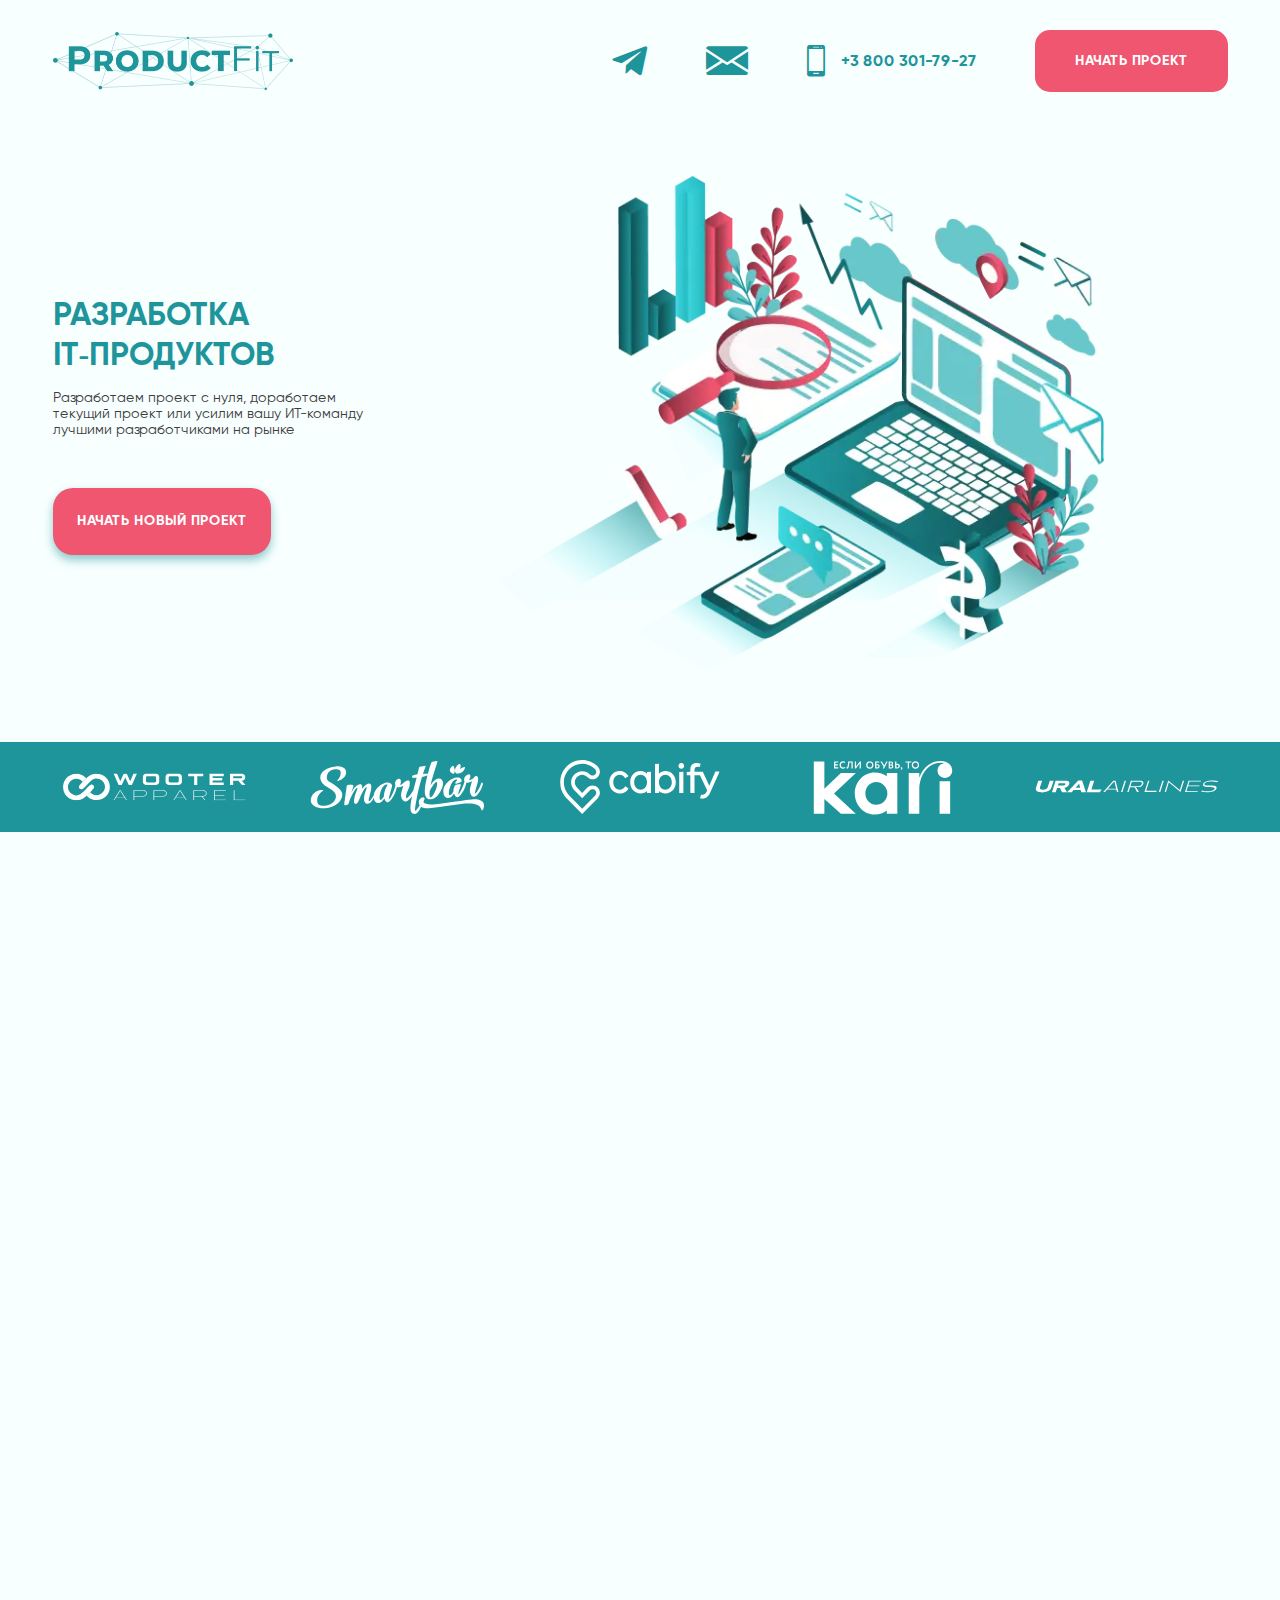
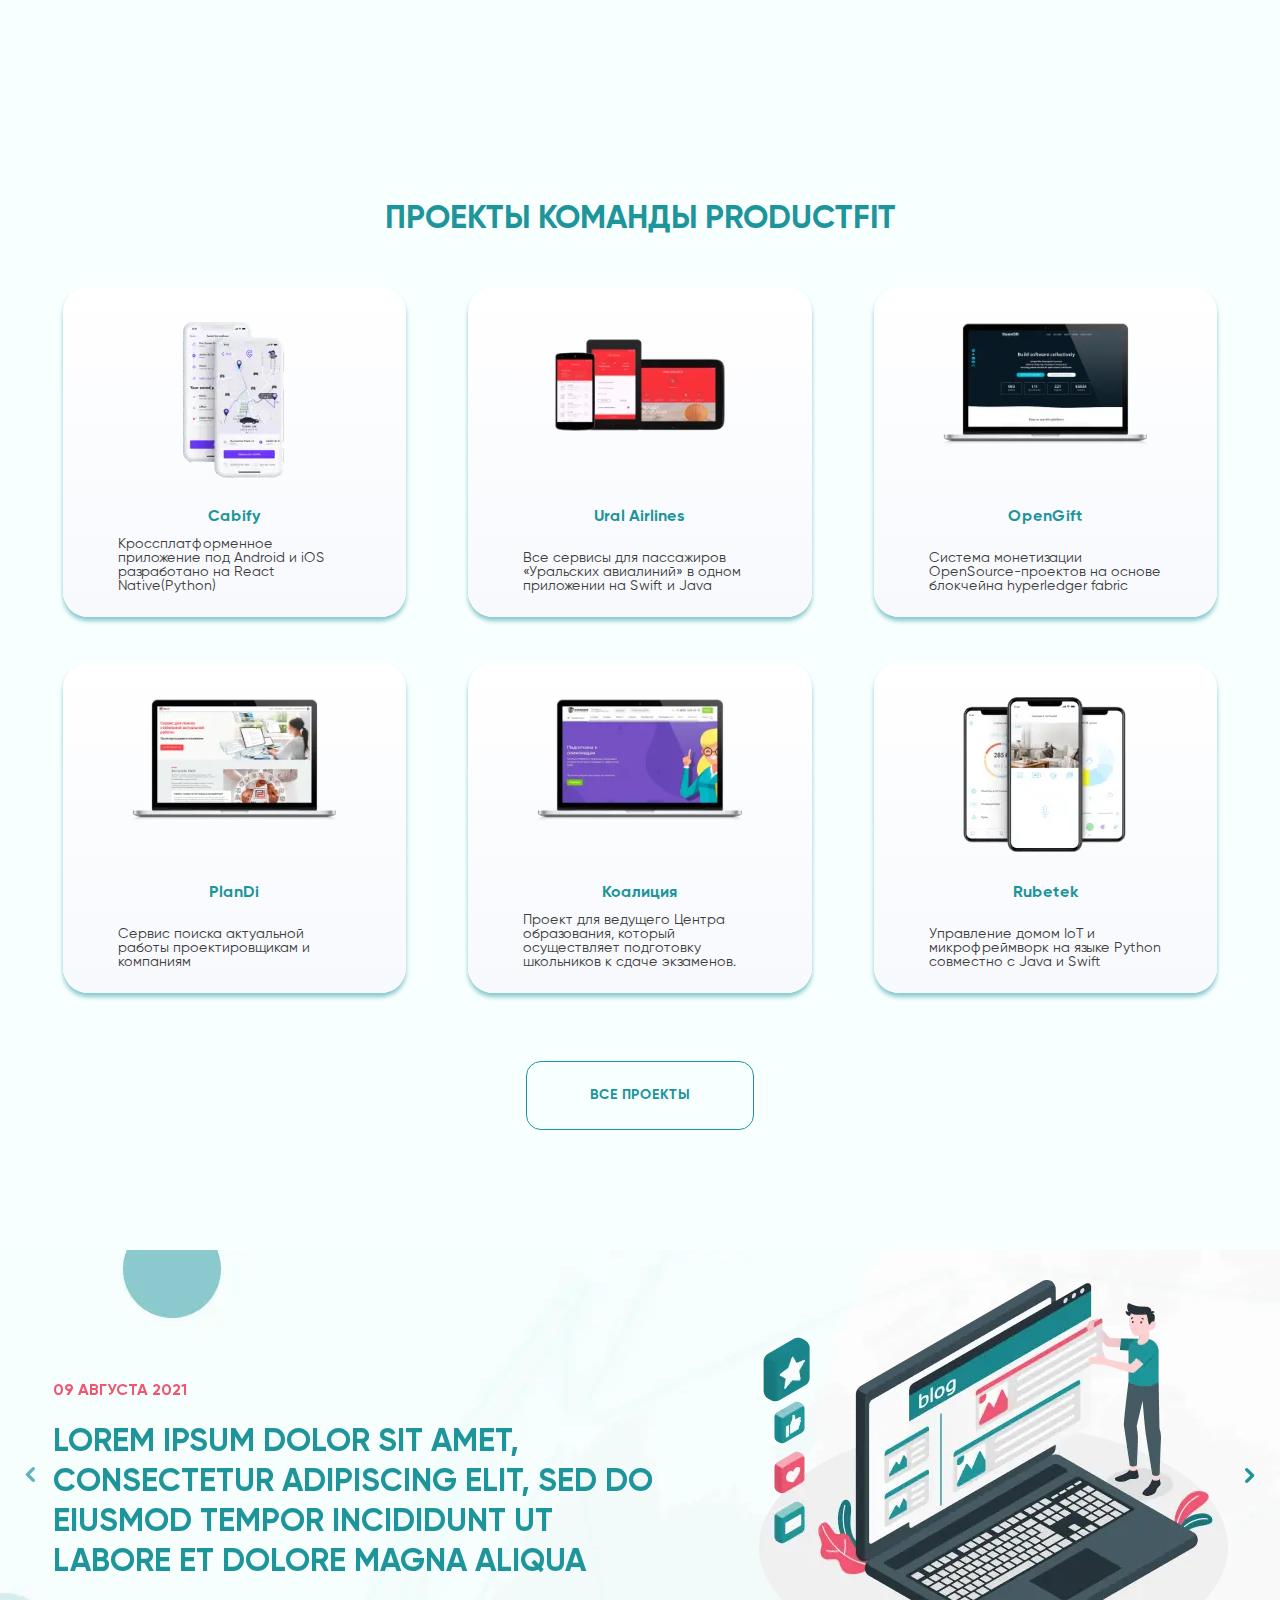
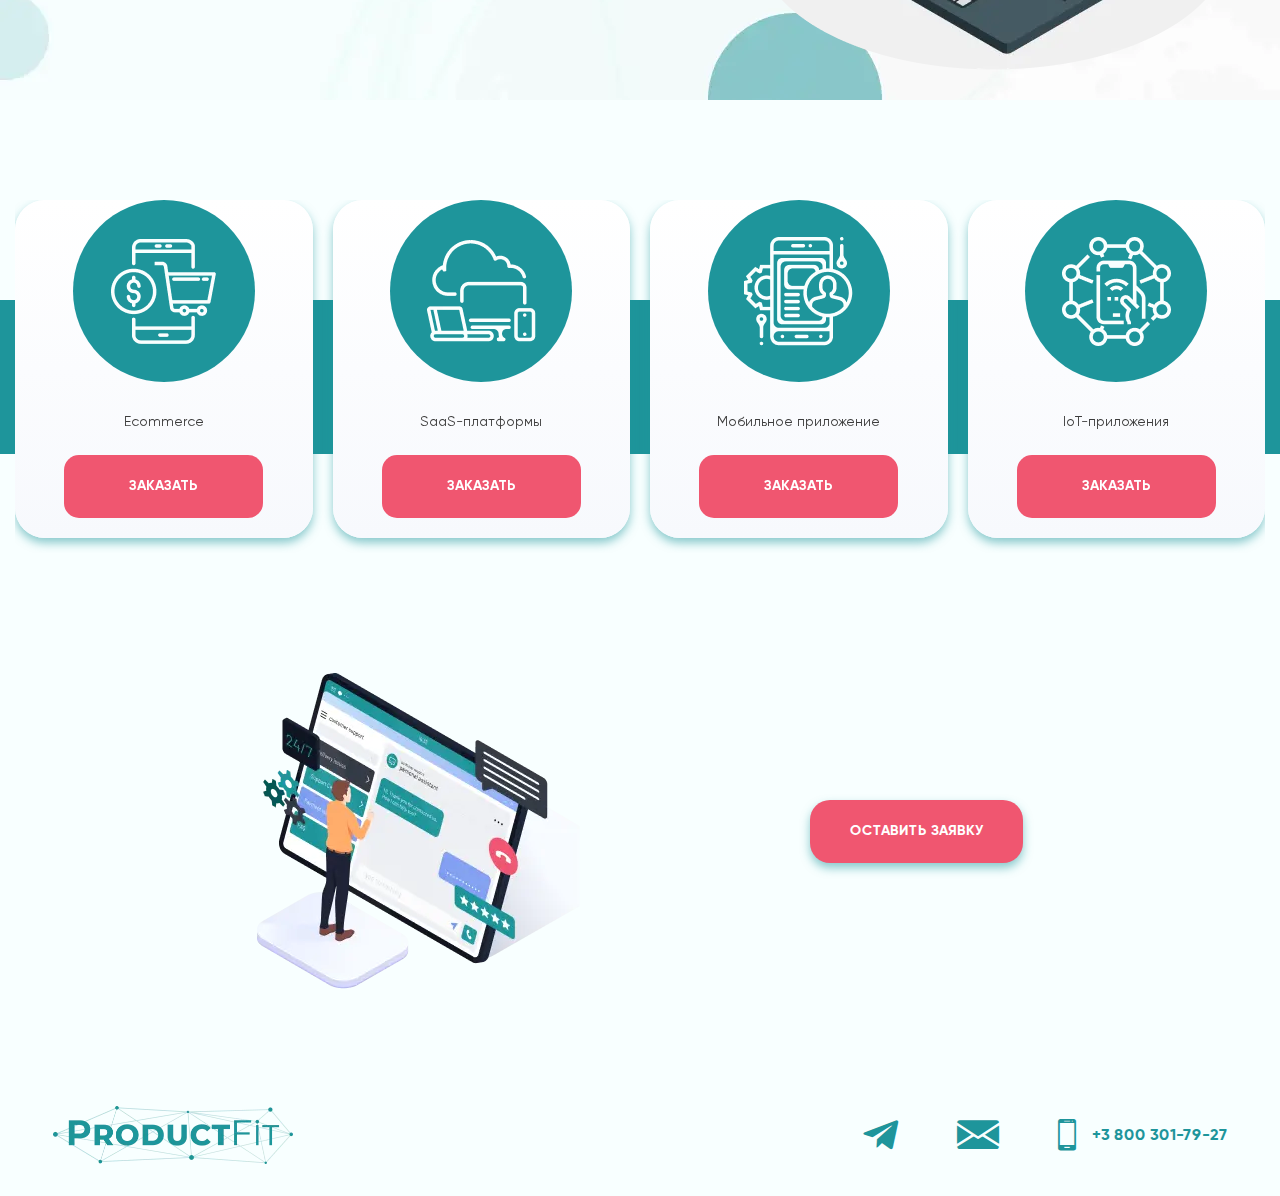
<file: index.html>
<!DOCTYPE html>
<html lang="en">

<head>
	<title>ProductFit</title>
	<meta charset="UTF-8">
	<meta name="format-detection" content="telephone=no">
	<link rel="preconnect" href="https://fonts.googleapis.com">
	<link rel="preconnect" href="https://fonts.gstatic.com" crossorigin>
	<link href="https://fonts.googleapis.com/css2?family=Roboto:wght@400;700&display=swap&_v=20230215212015" rel="stylesheet">

	<!-- <style>body{opacity: 0;}</style> -->
	<link rel="stylesheet" href="css/style.min.css?_v=20230215212015">
	<!-- <meta name="robots" content="noindex, nofollow"> -->
	<meta name="viewport" content="width=device-width, initial-scale=1.0">
</head>

<body>
	<div class="wrapper">
		<header class="header">
			<div class="header__container ">
				<a href="index.html" class="header__logo"><picture><source srcset="img/header/logo.webp" type="image/webp"><img src="img/header/logo.png" alt="logo"></picture></a>
				<div class="header__menu menu">
					<!--<button type="button" class="menu__icon icon-menu"><span></span></button>-->
					<nav class="menu__body">
						<ul class="menu__list">
							<li class="menu__item"><a href="tel:+38003017927" class="menu__link _icon-telegram"></a></li>
							<li class="menu__item"><a href="mailto:productfit@i.ua" class="menu__link _icon-mail"></a></li>
							<li class="menu__item"><a href="tel:+38003017927" class="menu__link menu__link_phone  _icon-phone">+3 800
									301-79-27</a>
							</li>
						</ul>
					</nav>
				</div>
				<a target="_blank" href="product.html" class="header__button button">НАЧАТЬ ПРОЕКТ</a>
			</div>
		</header>




		<!--<button type="button" class="button">НАЧАТЬ ПРОЕКТ</button>-->
		<!--<button type="button" class="button button_shadow">НАЧАТЬ НОВЫЙ ПРОЕКТ</button>-->
		<!--<button type="button" class="button button_big">ОСТАВИТЬ ЗАЯВКУ</button>-->
		<main class="page">
			<section class="page__main-block main-block">
				<div class="main-block__mobile"></div>
				<div class="main-block__wrapper">
					<div class="main-block__container">
						<div class="main-block__content">
							<h2 data-da=".main-block__mobile, 767.98, 1" class="main-block__title page__title">
								Разработка IT‑продуктов
							</h2>
							<p data-da=".main-block__mobile, 767.98, 2" class="main-block__text page__text">Разработаем проект
								с
								нуля,
								доработаем текущий проект или усилим вашу
								ИТ-команду лучшими разработчиками на рынке</p>
							<a target="_blank" href="product.html" class="main-block__button button button_shadow">НАЧАТЬ НОВЫЙ
								ПРОЕКТ</a>
						</div>
						<div class="main-block__picture-ibg_contain">
							<picture><source srcset="img/main-block/main-picture.webp" type="image/webp"><img src="img/main-block/main-picture.png" alt="main picture"></picture>
						</div>
					</div>
				</div>
			</section>
			<div class="partners">
				<div class="partners__container">
					<!-- Оболонка слайдера -->
					<div class="partners__slider swiper">
						<!-- Частина слайдера, що рухається -->
						<div class="partners__wrapper swiper-wrapper">
							<!-- Слайд -->
							<div class="partners__slide slide-partners swiper-slide">
								<div class="slide-partners__picture">
									<img src="img/partners/01.svg" alt="partners logo">
								</div>
							</div>
							<!-- Слайд -->
							<div class="partners__slide slide-partners swiper-slide">
								<div class="slide-partners__picture">
									<img src="img/partners/02.svg" alt="partners logo">
								</div>
							</div>
							<!-- Слайд -->
							<div class="partners__slide slide-partners swiper-slide">
								<div class="slide-partners__picture">
									<img src="img/partners/03.svg" alt="partners logo">
								</div>
							</div>
							<!-- Слайд -->
							<div class="partners__slide slide-partners swiper-slide">
								<div class="slide-partners__picture">
									<img src="img/partners/04.svg" alt="partners logo">
								</div>
							</div>
							<!-- Слайд -->
							<div class="partners__slide slide-partners swiper-slide">
								<div class="slide-partners__picture">
									<img src="img/partners/05.svg" alt="partners logo">
								</div>
							</div>
						</div>
						<!-- Якщо потрібна пагінація -->
						<!--<div class="swiper-pagination"></div>-->
						<!-- Якщо потрібна навігація (ліворуч/праворуч) -->

						<!-- Якщо потрібен скролбар -->
						<!--<div class="swiper-scrollbar"></div>-->
					</div>
					<div class="partners__butons">
						<button type="button" class="partners-button-prev _icon-slider-arrow"></button>
						<button type="button" class="partners-button-next _icon-slider-arrow"></button>
					</div>
				</div>
			</div>
			<section data-watch data-watch-once data-watch-threshold="0.3" class="page__how how">
				<div class="how__container">
					<div data-tabs class="how">
						<!-- Оболонка слайдера -->
						<div class="how__slider swiper">
							<!-- Частина слайдера, що рухається -->
							<div data-tabs-titles class="how__wrapper swiper-wrapper">
								<!-- Слайд -->
								<div class="how__slide swiper-slide _tab-active">
									<button type="button" class="how__title ">
										<div class="how__picture">
											<picture><source srcset="img/how/01.webp" type="image/webp"><img src="img/how/01.png" alt="icon"></picture>
										</div>
										<p class="how__label">Проведём интервью</p>
									</button>
								</div>
								<div class="how__slide swiper-slide">
									<button type="button" class="how__title">
										<div class="how__picture">
											<picture><source srcset="img/how/02.webp" type="image/webp"><img src="img/how/02.png" alt="icon"></picture>
										</div>
										<p class="how__label">Составим план</p>
									</button>
								</div>
								<div class="how__slide swiper-slide">
									<button type="button" class="how__title">
										<div class="how__picture">
											<picture><source srcset="img/how/03.webp" type="image/webp"><img src="img/how/03.png" alt="icon"></picture>
										</div>
										<p class="how__label">Соберём команду</p>
									</button>
								</div>
								<div class="how__slide swiper-slide">
									<button type="button" class="how__title">
										<div class="how__picture">
											<picture><source srcset="img/how/04.webp" type="image/webp"><img src="img/how/04.png" alt="icon"></picture>
										</div>
										<p class="how__label">Разработаем продукт
										</p>
									</button>
								</div>
								<div class="how__slide swiper-slide">
									<button type="button" class="how__title">
										<div class="how__picture">
											<picture><source srcset="img/how/05.webp" type="image/webp"><img src="img/how/05.png" alt="icon"></picture>
										</div>
										<p class="how__label">Улучшим метрики</p>
									</button>
								</div>
								<!--<div class="how__slide swiper-slide">
									<button type="button" class="how__title">Таб №2</button>
								</div>
								<div class="how__slide swiper-slide">
									<button type="button" class="how__title">Таб №3</button>
								</div>
								<div class="how__slide swiper-slide">
									<button type="button" class="how__title">Таб №4</button>
								</div>
								<div class="how__slide swiper-slide">
									<button type="button" class="how__title">Таб №5</button>
								</div>-->
							</div>
							<!-- Якщо потрібна пагінація -->
							<!--<div class="swiper-pagination"></div>-->
							<!-- Якщо потрібна навігація (ліворуч/праворуч) -->
							<div class="how__butons">
								<button type="button" class="how-button-prev swiper-button-prev _icon-slider-arrow"></button>
								<button type="button" class="how-button-next swiper-button-next _icon-slider-arrow"></button>
							</div>
							<!-- Якщо потрібен скролбар -->
							<!--<div class="swiper-scrollbar"></div>-->
						</div>
						<!--<div class="how__butons">
							<button type="button" class="how-button-prev _icon-slider-arrow"></button>
							<button type="button" class="how-button-next _icon-slider-arrow"></button>
						</div>-->
						<!--<nav data-tabs-titles class="how__navigation">

							<button type="button" class="how__title _tab-active">Таб №1</button>
							<button type="button" class="how__title">Таб №2</button>
							<button type="button" class="how__title">Таб №3</button>
						</nav>-->
						<div data-tabs-body class="how__content">
							<div class="how__body">
								<div class="how-info">
									<div class="how-info__picture">
										<picture><source srcset="img/how/how-main.webp" type="image/webp"><img src="img/how/how-main.png" alt="how-main"></picture>
										<div class="how-info__mobile-button how-info__mobile-button_1"></div>
									</div>

									<div class="how-info__box">
										<h2 class="how-info__title page__title">
											Проведём интервью
											и подготовим проект
											к разработке
										</h2>
										<p class="how-info__text">Проведём продуктовое интервью онлайн
											и дадим рекомендации по подготовке проекта
											к разработке.<span>Это бесплатно</span>.</p>
										<button type="button" data-da=".how-info__mobile-button_1, 991.98, 1" class="how-info__button button button_shadow">Записаться на
											интервью</button>
									</div>
								</div>
							</div>

							<div class="how__body">
								<div class="how-info">
									<div class="how-info__picture">
										<picture><source srcset="img/how/how-main.webp" type="image/webp"><img src="img/how/how-main.png" alt="how-main"></picture>
										<div class="how-info__mobile-button how-info__mobile-button_2"></div>
									</div>

									<div class="how-info__box">
										<h2 class="how-info__title page__title">
											Составим план
											и подготовим проект
											к разработке
										</h2>
										<p class="how-info__text">Проведём продуктовое интервью онлайн
											и дадим рекомендации по подготовке проекта
											к разработке.<span>Это бесплатно</span>.</p>
										<button type="button" data-da=".how-info__mobile-button_2, 991.98, 1" class="how-info__button button button_shadow">Записаться на
											интервью</button>
									</div>
								</div>
							</div>
							<div class="how__body">
								<div class="how-info">
									<div class="how-info__picture">
										<picture><source srcset="img/how/how-main.webp" type="image/webp"><img src="img/how/how-main.png" alt="how-main"></picture>
										<div class="how-info__mobile-button how-info__mobile-button_3"></div>
									</div>

									<div class="how-info__box">
										<h2 class="how-info__title page__title">
											Соберём команду
											и подготовим проект
											к разработке
										</h2>
										<p class="how-info__text">Проведём продуктовое интервью онлайн
											и дадим рекомендации по подготовке проекта
											к разработке.<span>Это бесплатно</span>.</p>
										<button type="button" data-da=".how-info__mobile-button_3, 991.98, 1" class="how-info__button button button_shadow">Записаться на
											интервью</button>
									</div>
								</div>
							</div>
							<div class="how__body">
								<div class="how-info">
									<div class="how-info__picture">
										<picture><source srcset="img/how/how-main.webp" type="image/webp"><img src="img/how/how-main.png" alt="how-main"></picture>
										<div class="how-info__mobile-button how-info__mobile-button_4"></div>
									</div>

									<div class="how-info__box">
										<h2 class="how-info__title page__title">
											Разработаем продукт
											и подготовим проект
											к разработке
										</h2>
										<p class="how-info__text">Проведём продуктовое интервью онлайн
											и дадим рекомендации по подготовке проекта
											к разработке.<span>Это бесплатно</span>.</p>
										<button type="button" data-da=".how-info__mobile-button_4, 991.98, 1" class="how-info__button button button_shadow">Записаться на
											интервью</button>
									</div>
								</div>
							</div>
							<div class="how__body">
								<div class="how-info">
									<div class="how-info__picture">
										<picture><source srcset="img/how/how-main.webp" type="image/webp"><img src="img/how/how-main.png" alt="how-main"></picture>
										<div class="how-info__mobile-button how-info__mobile-button_5"></div>
									</div>

									<div class="how-info__box">
										<h2 class="how-info__title page__title">
											Улучшим метрики
											и подготовим проект
											к разработке
										</h2>
										<p class="how-info__text">Проведём продуктовое интервью онлайн
											и дадим рекомендации по подготовке проекта
											к разработке.<span>Это бесплатно</span>.</p>
										<button type="button" data-da=".how-info__mobile-button_5, 991.98, 1" class="how-info__button button button_shadow">Записаться на
											интервью</button>
									</div>
								</div>
							</div>
						</div>
					</div>
				</div>
			</section>
			<section class="page__project project">
				<div class="project__container">
					<h2 class="project__title page__title">ПРОЕКТЫ командЫ PRODUCTFIT</h2>
					<div data-showmore="size" class="project">
						<ul data-showmore-content="730" class="project__content">
							<li class="project__item project-item">
								<a class="project-item__picture" target="_blank" href="product.html">
									<picture><source srcset="img/project/01.webp" type="image/webp"><img src="img/project/01.png" alt="picture"></picture>
								</a>
								<a class="project-item__label" target="_blank" href="product.html">Cabify</a>
								<p class="project-item__text">Кроссплатформенное приложение
									под Android и iOS разработано на
									React Native(Python)</p>
							</li>
							<li class="project__item project-item">
								<a class="project-item__picture" target="_blank" href="product.html">
									<picture><source srcset="img/project/02.webp" type="image/webp"><img src="img/project/02.png" alt="picture"></picture>
								</a>
								<a class="project-item__label" target="_blank" href="product.html">Ural Airlines</a>
								<p class="project-item__text">Все сервисы для пассажиров
									«Уральских авиалиний» в одном
									приложении на Swift и Java</p>
							</li>
							<li class="project__item project-item">
								<a class="project-item__picture" target="_blank" href="product.html">
									<picture><source srcset="img/project/03.webp" type="image/webp"><img src="img/project/03.png" alt="picture"></picture>
								</a>
								<a class="project-item__label" target="_blank" href="product.html">OpenGift</a>
								<p class="project-item__text">Система монетизации
									OpenSource-проектов на основе
									блокчейна hyperledger fabric</p>
							</li>
							<li class="project__item project-item">
								<a class="project-item__picture" href="#">
									<picture><source srcset="img/project/04.webp" type="image/webp"><img src="img/project/04.png" alt="picture"></picture>
								</a>
								<a class="project-item__label" href="#">PlanDi</a>
								<p class="project-item__text">Сервис поиска актуальной работы
									проектировщикам и компаниям</p>
							</li>
							<li class="project__item project-item">
								<a class="project-item__picture" href="#">
									<picture><source srcset="img/project/05.webp" type="image/webp"><img src="img/project/05.png" alt="picture"></picture>
								</a>
								<a class="project-item__label" href="#">Коалиция</a>
								<p class="project-item__text">Проект для ведущего Центра
									образования, который осуществляет
									подготовку школьников к сдаче экзаменов.</p>
							</li>
							<li class="project__item project-item">
								<a class="project-item__picture" href="#">
									<picture><source srcset="img/project/06.webp" type="image/webp"><img src="img/project/06.png" alt="picture"></picture>
								</a>
								<a class="project-item__label" href="#">Rubetek</a>
								<p class="project-item__text">Управление домом IoT
									и микрофреймворк на языке Python
									совместно с Java и Swift</p>
							</li>
							<li class="project__item project-item">
								<a class="project-item__picture" href="#">
									<picture><source srcset="img/project/06.webp" type="image/webp"><img src="img/project/06.png" alt="picture"></picture>
								</a>
								<a class="project-item__label" href="#">Rubetek</a>
								<p class="project-item__text">Управление домом IoT
									и микрофреймворк на языке Python
									совместно с Java и Swift</p>
							</li>
							<li class="project__item project-item">
								<a class="project-item__picture" href="#">
									<picture><source srcset="img/project/06.webp" type="image/webp"><img src="img/project/06.png" alt="picture"></picture>
								</a>
								<a class="project-item__label" href="#">Rubetek</a>
								<p class="project-item__text">Управление домом IoT
									и микрофреймворк на языке Python
									совместно с Java и Swift</p>
							</li>
							<li class="project__item project-item">
								<a class="project-item__picture" href="#">
									<picture><source srcset="img/project/06.webp" type="image/webp"><img src="img/project/06.png" alt="picture"></picture>
								</a>
								<a class="project-item__label" href="#">Rubetek</a>
								<p class="project-item__text">Управление домом IoT
									и микрофреймворк на языке Python
									совместно с Java и Swift</p>
							</li>
						</ul>
						<button hidden data-showmore-button type="button" class="project__more"><span>Все
								проекты</span><span>Скрыть</span></button>
					</div>
				</div>
			</section>
			<section class="page__blog blog">
				<div class="blog__container">
					<!-- Оболонка слайдера -->
					<div class="blog__slider swiper">
						<!-- Частина слайдера, що рухається -->
						<div class="blog__wrapper swiper-wrapper">
							<!-- Слайд -->
							<div class="blog__slide swiper-slide">
								<div class="blog__content">
									<div class="blog__info">
										<div class="blog__label">09 Августа 2021</div>
										<a href="#" class="blog__title page__title">Lorem ipsum dolor sit amet, consectetur
											adipiscing
											elit,
											sed do eiusmod tempor incididunt ut labore et dolore magna aliqua</a>
									</div>
									<div class="blog__picture">
										<picture><source srcset="img/blog/main.webp" type="image/webp"><img src="img/blog/main.png" alt="picture"></picture>
									</div>
								</div>
							</div>
							<div class="blog__slide swiper-slide">
								<div class="blog__content">
									<div class="blog__info">
										<div class="blog__label">09 Августа 2021</div>
										<a href="#" class="blog__title page__title">Lorem ipsum dolor sit amet, consectetur
											adipiscing
											elit,
											sed do eiusmod tempor incididunt ut labore et dolore magna aliqua</a>
									</div>
									<div class="blog__picture">
										<picture><source srcset="img/blog/main.webp" type="image/webp"><img src="img/blog/main.png" alt="picture"></picture>
									</div>
								</div>
							</div>

						</div>
						<!-- Якщо потрібна пагінація -->
						<!--<div class="swiper-pagination"></div>-->
						<!-- Якщо потрібна навігація (ліворуч/праворуч) -->
						<!--<div class="blog__butons">
							<button type="button" class="blog-button-prev _icon-slider-arrow"></button>
							<button type="button" class="blog-button-next _icon-slider-arrow"></button>
						</div>-->
						<!-- Якщо потрібен скролбар -->
						<!--<div class="swiper-scrollbar"></div>-->
					</div>
					<div class="blog__butons">
						<button type="button" class="blog-button-prev _icon-slider-arrow"></button>
						<button type="button" class="blog-button-next _icon-slider-arrow"></button>
					</div>
				</div>
			</section>
			<div class="page__platforms platforms">
				<div class="platforms__container_wide">
					<div class="platforms__block">
						<div class="platforms__item item-platforms">
							<div class="item-platforms__picture">
								<picture><source srcset="img/platforms/01.webp" type="image/webp"><img src="img/platforms/01.png" alt="icon"></picture>
							</div>
							<p class="item-platforms__label">Ecommerce</p>
							<button type="button" class="item-platforms__button button">ЗАКАЗАТЬ</button>
						</div>
						<div class="platforms__item item-platforms">
							<div class="item-platforms__picture">
								<picture><source srcset="img/platforms/02.webp" type="image/webp"><img src="img/platforms/02.png" alt="icon"></picture>
							</div>
							<p class="item-platforms__label">SaaS-платформы</p>
							<button type="button" class="item-platforms__button button">ЗАКАЗАТЬ</button>
						</div>
						<div class="platforms__item item-platforms">
							<div class="item-platforms__picture">
								<picture><source srcset="img/platforms/03.webp" type="image/webp"><img src="img/platforms/03.png" alt="icon"></picture>
							</div>
							<p class="item-platforms__label">Мобильное
								приложение</p>
							<button type="button" class="item-platforms__button button">ЗАКАЗАТЬ</button>
						</div>
						<div class="platforms__item item-platforms">
							<div class="item-platforms__picture">
								<picture><source srcset="img/platforms/04.webp" type="image/webp"><img src="img/platforms/04.png" alt="icon"></picture>
							</div>
							<p class="item-platforms__label">IoT-приложения</p>
							<button type="button" class="item-platforms__button button">ЗАКАЗАТЬ</button>
						</div>
						<div class="platforms__item item-platforms">
							<div class="item-platforms__picture">
								<picture><source srcset="img/platforms/05.webp" type="image/webp"><img src="img/platforms/05.png" alt="icon"></picture>
							</div>
							<p class="item-platforms__label">AR/VR</p>
							<button type="button" class="item-platforms__button button">ЗАКАЗАТЬ</button>
						</div>
						<div class="platforms__item item-platforms">
							<div class="item-platforms__picture">
								<picture><source srcset="img/platforms/06.webp" type="image/webp"><img src="img/platforms/06.png" alt="icon"></picture>
							</div>
							<p class="item-platforms__label">MVP</p>
							<button type="button" class="item-platforms__button button">ЗАКАЗАТЬ</button>
						</div>
						<div class="platforms__item item-platforms">
							<div class="item-platforms__picture">
								<picture><source srcset="img/platforms/07.webp" type="image/webp"><img src="img/platforms/07.png" alt="icon"></picture>
							</div>
							<p class="item-platforms__label">CRM/ERP</p>
							<button type="button" class="item-platforms__button button">ЗАКАЗАТЬ</button>
						</div>
						<div class="platforms__item item-platforms">
							<div class="item-platforms__picture">
								<picture><source srcset="img/platforms/08.webp" type="image/webp"><img src="img/platforms/08.png" alt="icon"></picture>
							</div>
							<p class="item-platforms__label">Blockchain</p>
							<button type="button" class="item-platforms__button button">ЗАКАЗАТЬ</button>
						</div>
					</div>
					<!-- Оболонка слайдера -->
					<div class="platforms__slider swiper">
						<!-- Частина слайдера, що рухається -->
						<div class="platforms__wrapper swiper-wrapper">
							<!-- Слайд -->
							<div class="platforms__slide swiper-slide">
								<div class="platforms__item item-platforms">
									<div class="item-platforms__picture">
										<picture><source srcset="img/platforms/01.webp" type="image/webp"><img src="img/platforms/01.png" alt="icon"></picture>
									</div>
									<p class="item-platforms__label">Ecommerce</p>
									<button type="button" class="item-platforms__button button">ЗАКАЗАТЬ</button>
								</div>
							</div>
							<div class="platforms__slide swiper-slide">
								<div class="platforms__item item-platforms">
									<div class="item-platforms__picture">
										<picture><source srcset="img/platforms/02.webp" type="image/webp"><img src="img/platforms/02.png" alt="icon"></picture>
									</div>
									<p class="item-platforms__label">SaaS-платформы</p>
									<button type="button" class="item-platforms__button button">ЗАКАЗАТЬ</button>
								</div>
							</div>
							<div class="platforms__slide swiper-slide">
								<div class="platforms__item item-platforms">
									<div class="item-platforms__picture">
										<picture><source srcset="img/platforms/03.webp" type="image/webp"><img src="img/platforms/03.png" alt="icon"></picture>
									</div>
									<p class="item-platforms__label">Мобильное
										приложение</p>
									<button type="button" class="item-platforms__button button">ЗАКАЗАТЬ</button>
								</div>
							</div>
							<div class="platforms__slide swiper-slide">
								<div class="platforms__item item-platforms">
									<div class="item-platforms__picture">
										<picture><source srcset="img/platforms/04.webp" type="image/webp"><img src="img/platforms/04.png" alt="icon"></picture>
									</div>
									<p class="item-platforms__label">IoT-приложения</p>
									<button type="button" class="item-platforms__button button">ЗАКАЗАТЬ</button>
								</div>
							</div>
							<div class="platforms__slide swiper-slide">
								<div class="platforms__item item-platforms">
									<div class="item-platforms__picture">
										<picture><source srcset="img/platforms/05.webp" type="image/webp"><img src="img/platforms/05.png" alt="icon"></picture>
									</div>
									<p class="item-platforms__label">AR/VR</p>
									<button type="button" class="item-platforms__button button">ЗАКАЗАТЬ</button>
								</div>
							</div>
							<div class="platforms__slide swiper-slide">
								<div class="platforms__item item-platforms">
									<div class="item-platforms__picture">
										<picture><source srcset="img/platforms/06.webp" type="image/webp"><img src="img/platforms/06.png" alt="icon"></picture>
									</div>
									<p class="item-platforms__label">MVP</p>
									<button type="button" class="item-platforms__button button">ЗАКАЗАТЬ</button>
								</div>
							</div>
							<div class="platforms__slide swiper-slide">
								<div class="platforms__item item-platforms">
									<div class="item-platforms__picture">
										<picture><source srcset="img/platforms/07.webp" type="image/webp"><img src="img/platforms/07.png" alt="icon"></picture>
									</div>
									<p class="item-platforms__label">CRM/ERP</p>
									<button type="button" class="item-platforms__button button">ЗАКАЗАТЬ</button>
								</div>
							</div>
							<div class="platforms__slide swiper-slide">
								<div class="platforms__item item-platforms">
									<div class="item-platforms__picture">
										<picture><source srcset="img/platforms/08.webp" type="image/webp"><img src="img/platforms/08.png" alt="icon"></picture>
									</div>
									<p class="item-platforms__label">Blockchain</p>
									<button type="button" class="item-platforms__button button">ЗАКАЗАТЬ</button>
								</div>
							</div>
						</div>
						<!-- Якщо потрібна пагінація -->
						<!--<div class="swiper-pagination"></div>-->
						<!-- Якщо потрібна навігація (ліворуч/праворуч) -->
						<!--<div class="blog__butons">
							<button type="button" class="platforms-button-prev _icon-slider-arrow"></button>
							<button type="button" class="platforms-button-next _icon-slider-arrow"></button>
						</div>-->
						<!-- Якщо потрібен скролбар -->
						<!--<div class="swiper-scrollbar"></div>-->
					</div>
				</div>
			</div>
			<div class="page__submit submit">
				<div class="submit__container">
					<div class="submit__content">
						<div class="submit__picture">
							<picture><source srcset="img/submit/submit-main.webp" type="image/webp"><img src="img/submit/submit-main.png" alt="picture"></picture>
						</div>
						<button type="button" class="submit__button button button_shadow">ОСТАВИТЬ ЗАЯВКУ</button>
					</div>
				</div>
			</div>
		</main>
		<footer class="footer">
			<div class="footer__container">
				<a href="" class="footer__logo"><picture><source srcset="img/header/logo.webp" type="image/webp"><img src="img/header/logo.png" alt="logo"></picture></a>
				<div class="footer__menu menu-footer">
					<!--<button type="button" class="menu__icon icon-menu"><span></span></button>-->
					<nav class="menu-footer__body">
						<ul class="menu-footer__list">
							<li class="menu-footer__item"><a href="tel:+38003017927" class="menu-footer__link _icon-telegram"></a>
							</li>
							<li class="menu-footer__item"><a href="mailto:productfit@i.ua" class="menu-footer__link _icon-mail"></a>
							</li>
							<li class="menu-footer__item"><a href="tel:+38003017927" class="menu-footer__link menu-footer__link_phone _icon-phone">+3
									800
									301-79-27</a>
							</li>
						</ul>
					</nav>
				</div>
			</div>
		</footer>
	</div>
	<script src="js/app.min.js?_v=20230215212015"></script>
</body>

</html>
</file>
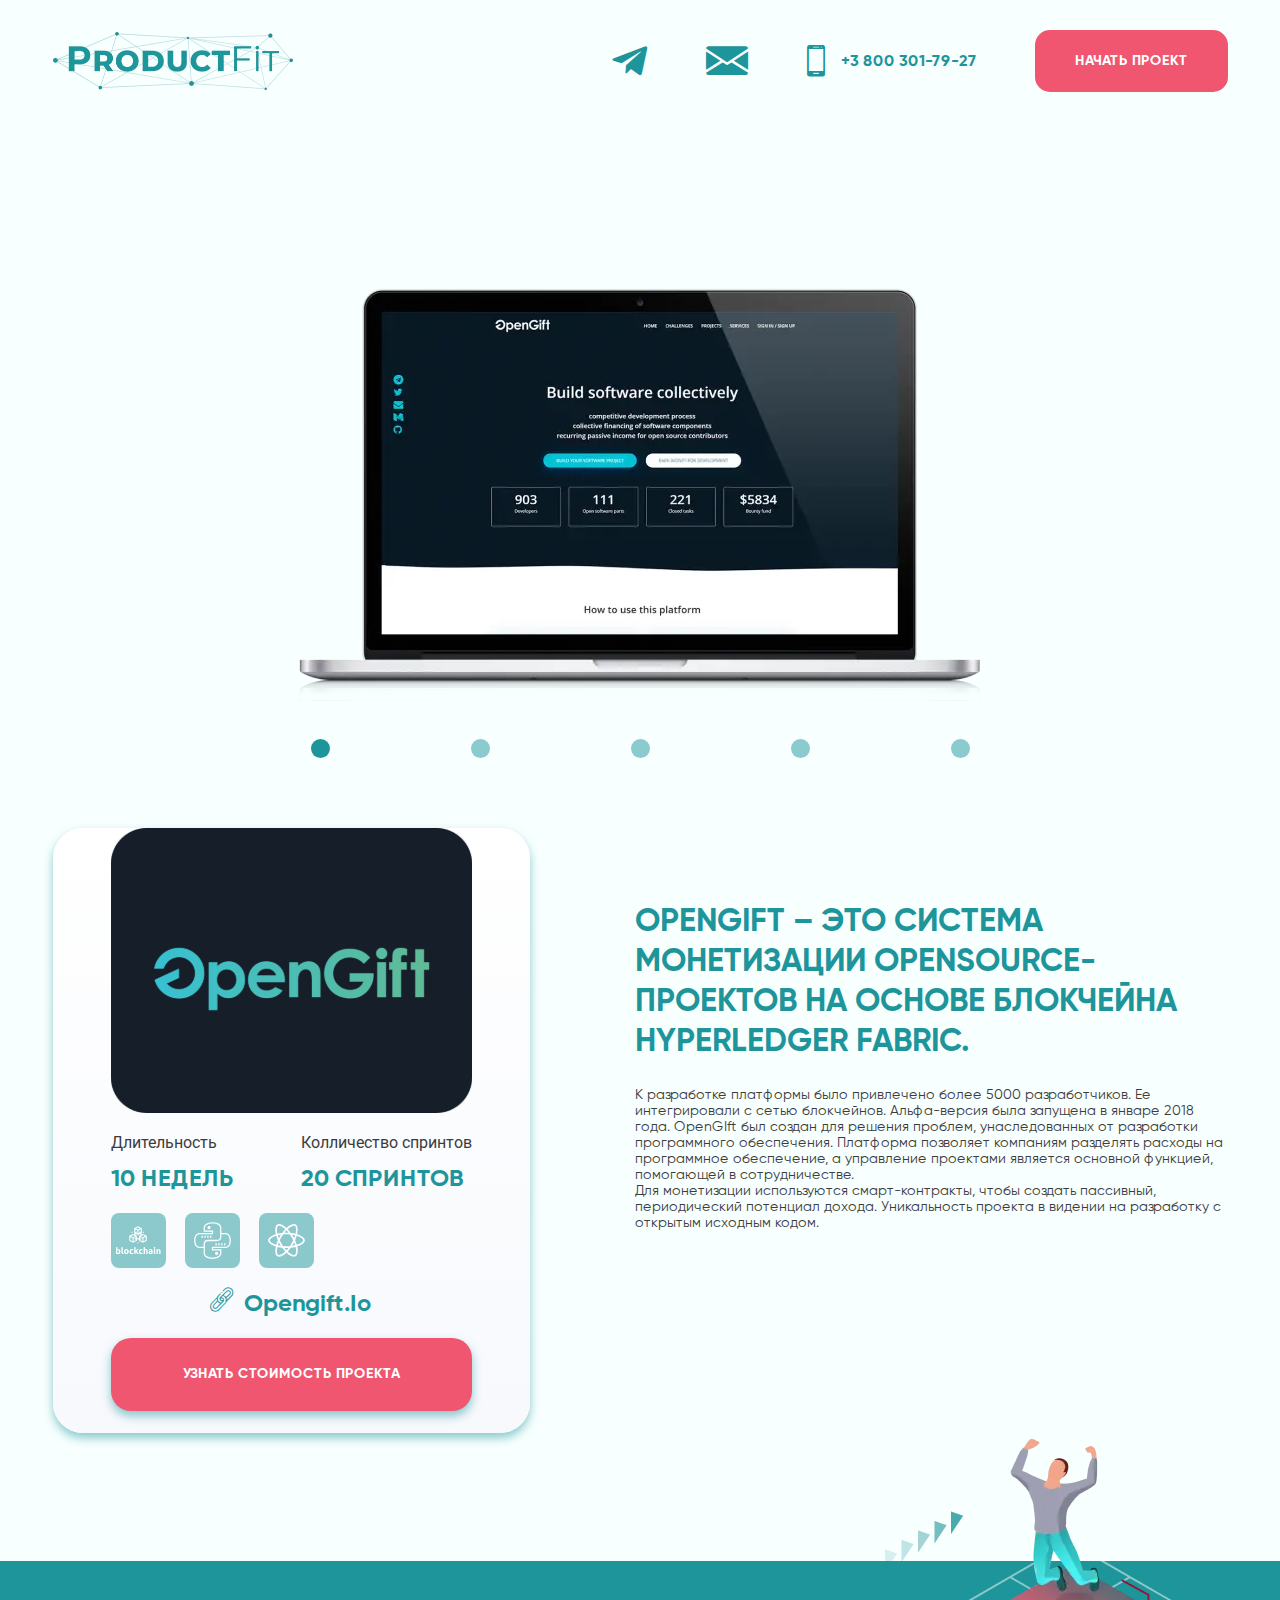
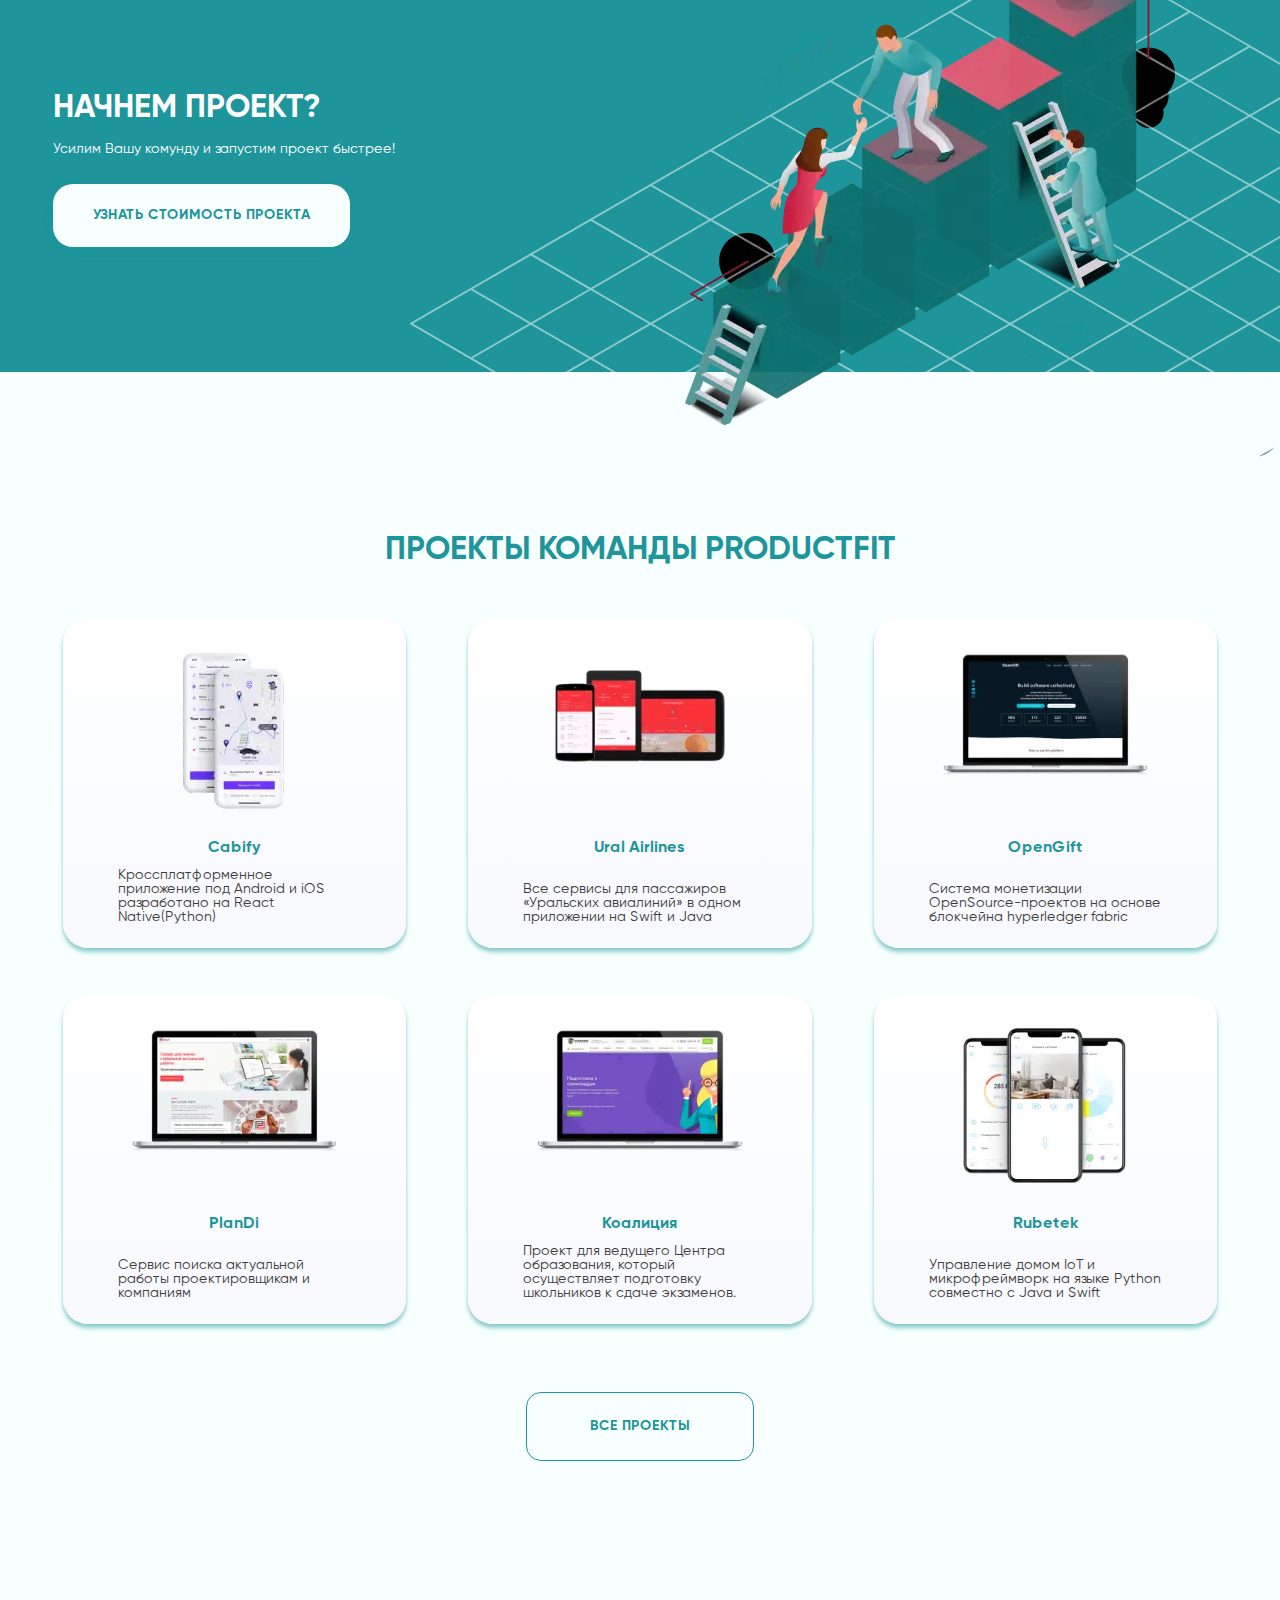
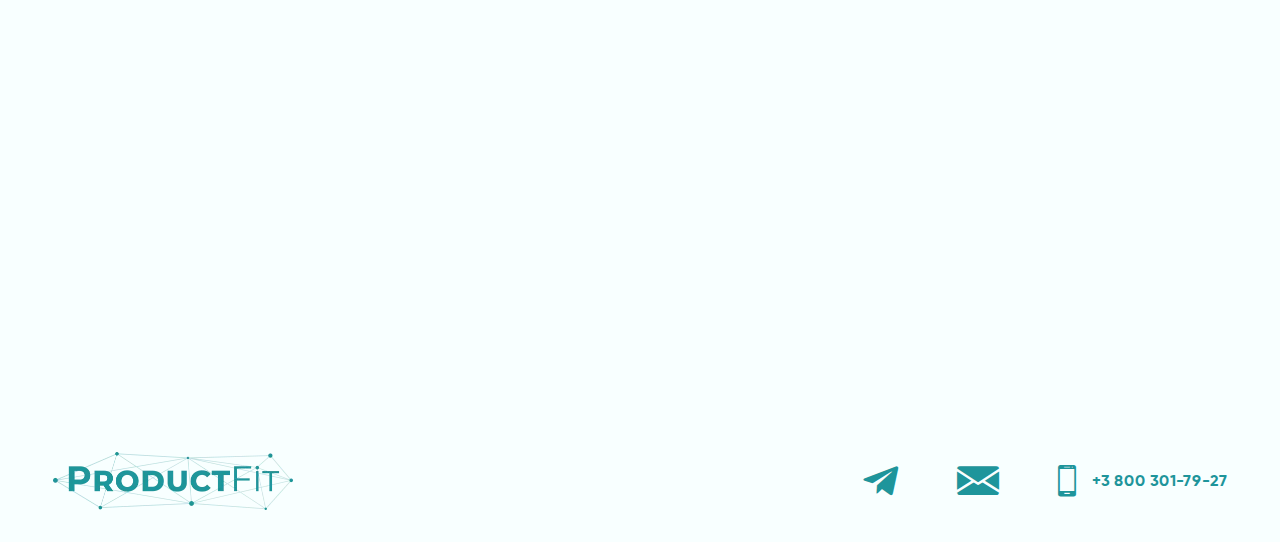
<file: product.html>
<!DOCTYPE html>
<html lang="en">

<head>
	<title>ProductFit</title>
	<meta charset="UTF-8">
	<meta name="format-detection" content="telephone=no">
	<link rel="preconnect" href="https://fonts.googleapis.com">
	<link rel="preconnect" href="https://fonts.gstatic.com" crossorigin>
	<link href="https://fonts.googleapis.com/css2?family=Roboto:wght@400;700&display=swap&_v=20230215212015" rel="stylesheet">

	<!-- <style>body{opacity: 0;}</style> -->
	<link rel="stylesheet" href="css/style.min.css?_v=20230215212015">
	<!-- <meta name="robots" content="noindex, nofollow"> -->
	<meta name="viewport" content="width=device-width, initial-scale=1.0">
</head>

<body>
	<div class="wrapper">
		<header class="header">
			<div class="header__container ">
				<a href="index.html" class="header__logo"><picture><source srcset="img/header/logo.webp" type="image/webp"><img src="img/header/logo.png" alt="logo"></picture></a>
				<div class="header__menu menu">
					<!--<button type="button" class="menu__icon icon-menu"><span></span></button>-->
					<nav class="menu__body">
						<ul class="menu__list">
							<li class="menu__item"><a href="tel:+38003017927" class="menu__link _icon-telegram"></a></li>
							<li class="menu__item"><a href="mailto:productfit@i.ua" class="menu__link _icon-mail"></a></li>
							<li class="menu__item"><a href="tel:+38003017927" class="menu__link menu__link_phone  _icon-phone">+3 800
									301-79-27</a>
							</li>
						</ul>
					</nav>
				</div>
				<a target="_blank" href="product.html" class="header__button button">НАЧАТЬ ПРОЕКТ</a>
			</div>
		</header>




		<!--<button type="button" class="button">НАЧАТЬ ПРОЕКТ</button>-->
		<!--<button type="button" class="button button_shadow">НАЧАТЬ НОВЫЙ ПРОЕКТ</button>-->
		<!--<button type="button" class="button button_big">ОСТАВИТЬ ЗАЯВКУ</button>-->
		<main class="page">
			<div class="page__laptop laptop">
				<div class="laptop__container">
					<div class="laptop__box">
						<!-- Оболонка слайдера -->
						<div class="laptop__slider swiper">
							<!-- Частина слайдера, що рухається -->
							<div class="laptop__wrapper swiper-wrapper">
								<!-- Слайд -->
								<div class="laptop__slide swiper-slide">
									<div class="laptop__picture">
										<picture><source srcset="img/laptop/01.webp" type="image/webp"><img src="img/laptop/01.png" alt="laptop"></picture>
									</div>
								</div>
								<div class="laptop__slide swiper-slide">
									<div class="laptop__picture">
										<picture><source srcset="img/laptop/01.webp" type="image/webp"><img src="img/laptop/01.png" alt="laptop"></picture>
									</div>
								</div>
								<div class="laptop__slide swiper-slide">
									<div class="laptop__picture">
										<picture><source srcset="img/laptop/01.webp" type="image/webp"><img src="img/laptop/01.png" alt="laptop"></picture>
									</div>
								</div>
								<div class="laptop__slide swiper-slide">
									<div class="laptop__picture">
										<picture><source srcset="img/laptop/01.webp" type="image/webp"><img src="img/laptop/01.png" alt="laptop"></picture>
									</div>
								</div>
								<div class="laptop__slide swiper-slide">
									<div class="laptop__picture">
										<picture><source srcset="img/laptop/01.webp" type="image/webp"><img src="img/laptop/01.png" alt="laptop"></picture>
									</div>
								</div>
							</div>
							<!-- Якщо потрібна пагінація -->
							<div class="laptop-pagination"></div>
							<!-- Якщо потрібна навігація (ліворуч/праворуч) -->
							<!--<button type="button" class="swiper-button-prev"></button>
							<button type="button" class="swiper-button-next"></button>-->
							<!-- Якщо потрібен скролбар -->
							<!--<div class="swiper-scrollbar"></div>-->
						</div>
					</div>
				</div>
			</div>
			<section class="page__opengift opengift">
				<div class="opengift__container">
					<article class="opengift__card card-opengift">
						<div class="card-opengift__picture">
							<img src="img/opengift/opengift-main.svg" alt="picture">
						</div>
						<div class="card-opengift__time">
							<div class="card-opengift__weeks">
								<p class="card-opengift__long">Длительность</p>
								<p class="card-opengift__week">10 недель</p>
							</div>
							<div class="card-opengift__lessons">
								<p class="card-opengift__quantity">Колличество спринтов</p>
								<p class="card-opengift__lesson">20 Спринтов</p>
							</div>
						</div>
						<div class="card-opengift__icons">
							<div class="card-opengift__icon">
								<img src="img/opengift/icon-01.svg" alt="icon">
							</div>
							<div class="card-opengift__icon">
								<img src="img/opengift/icon-02.svg" alt="icon">
							</div>
							<div class="card-opengift__icon">
								<img src="img/opengift/icon-03.svg" alt="icon">
							</div>
						</div>
						<a class="card-opengift__link _icon-chain" href="#">opengift.io</a>
						<button type="button" class="card-opengift__button button button_shadow">УЗНАТЬ СТОИМОСТЬ
							ПРОЕКТА</button>
					</article>
					<div class="opengift__info info-opengift">
						<h2 class="info-opengift__title page__title">OpenGift – это система монетизации OpenSource-проектов на
							основе блокчейна hyperledger fabric.</h2>
						<div class="info-opengift__box">
							<p class="info-opengift__text">К разработке платформы было привлечено более 5000 разработчиков. Ее
								интегрировали с сетью блокчейнов. Альфа-версия была запущена в январе 2018 года. OpenGIft был
								создан для решения проблем, унаследованных от разработки программного обеспечения. Платформа
								позволяет компаниям разделять расходы на программное обеспечение, а управление проектами
								является
								основной функцией, помогающей в сотрудничестве.</p>
							<p class="info-opengift__text">
								Для монетизации используются смарт-контракты, чтобы создать пассивный, периодический потенциал
								дохода. Уникальность проекта в видении на разработку с открытым исходным кодом.
							</p>
						</div>
					</div>
				</div>
			</section>
			<section class="page__start start">
				<div class="start__container">
					<div class="start__info">
						<h2 class="start__title page__title">Начнем проект?</h2>
						<p class="start__text">Усилим Вашу комунду и запустим проект быстрее!</p>
						<button type="button" class="start__button button button_shadow button_white">УЗНАТЬ СТОИМОСТЬ
							ПРОЕКТА</button>
					</div>
					<div class="start__picture">
						<picture><source srcset="img/start/start-main.webp" type="image/webp"><img src="img/start/start-main.png" alt="picture"></picture>
					</div>
				</div>
			</section>
			<section class="page__project project">
				<div class="project__container">
					<h2 class="project__title page__title">ПРОЕКТЫ командЫ PRODUCTFIT</h2>
					<div data-showmore="size" class="project">
						<ul data-showmore-content="730" class="project__content">
							<li class="project__item project-item">
								<a class="project-item__picture" href="#">
									<picture><source srcset="img/project/01.webp" type="image/webp"><img src="img/project/01.png" alt="picture"></picture>
								</a>
								<a class="project-item__label" href="#">Cabify</a>
								<p class="project-item__text">Кроссплатформенное приложение
									под Android и iOS разработано на
									React Native(Python)</p>
							</li>
							<li class="project__item project-item">
								<a class="project-item__picture" href="#">
									<picture><source srcset="img/project/02.webp" type="image/webp"><img src="img/project/02.png" alt="picture"></picture>
								</a>
								<a class="project-item__label" href="#">Ural Airlines</a>
								<p class="project-item__text">Все сервисы для пассажиров
									«Уральских авиалиний» в одном
									приложении на Swift и Java</p>
							</li>
							<li class="project__item project-item">
								<a class="project-item__picture" href="product.html">
									<picture><source srcset="img/project/03.webp" type="image/webp"><img src="img/project/03.png" alt="picture"></picture>
								</a>
								<a class="project-item__label" href="product.html">OpenGift</a>
								<p class="project-item__text">Система монетизации
									OpenSource-проектов на основе
									блокчейна hyperledger fabric</p>
							</li>
							<li class="project__item project-item">
								<a class="project-item__picture" href="#">
									<picture><source srcset="img/project/04.webp" type="image/webp"><img src="img/project/04.png" alt="picture"></picture>
								</a>
								<a class="project-item__label" href="#">PlanDi</a>
								<p class="project-item__text">Сервис поиска актуальной работы
									проектировщикам и компаниям</p>
							</li>
							<li class="project__item project-item">
								<a class="project-item__picture" href="#">
									<picture><source srcset="img/project/05.webp" type="image/webp"><img src="img/project/05.png" alt="picture"></picture>
								</a>
								<a class="project-item__label" href="#">Коалиция</a>
								<p class="project-item__text">Проект для ведущего Центра
									образования, который осуществляет
									подготовку школьников к сдаче экзаменов.</p>
							</li>
							<li class="project__item project-item">
								<a class="project-item__picture" href="#">
									<picture><source srcset="img/project/06.webp" type="image/webp"><img src="img/project/06.png" alt="picture"></picture>
								</a>
								<a class="project-item__label" href="#">Rubetek</a>
								<p class="project-item__text">Управление домом IoT
									и микрофреймворк на языке Python
									совместно с Java и Swift</p>
							</li>
							<li class="project__item project-item">
								<a class="project-item__picture" href="#">
									<picture><source srcset="img/project/06.webp" type="image/webp"><img src="img/project/06.png" alt="picture"></picture>
								</a>
								<a class="project-item__label" href="#">Rubetek</a>
								<p class="project-item__text">Управление домом IoT
									и микрофреймворк на языке Python
									совместно с Java и Swift</p>
							</li>
							<li class="project__item project-item">
								<a class="project-item__picture" href="#">
									<picture><source srcset="img/project/06.webp" type="image/webp"><img src="img/project/06.png" alt="picture"></picture>
								</a>
								<a class="project-item__label" href="#">Rubetek</a>
								<p class="project-item__text">Управление домом IoT
									и микрофреймворк на языке Python
									совместно с Java и Swift</p>
							</li>
							<li class="project__item project-item">
								<a class="project-item__picture" href="#">
									<picture><source srcset="img/project/06.webp" type="image/webp"><img src="img/project/06.png" alt="picture"></picture>
								</a>
								<a class="project-item__label" href="#">Rubetek</a>
								<p class="project-item__text">Управление домом IoT
									и микрофреймворк на языке Python
									совместно с Java и Swift</p>
							</li>
						</ul>
						<button hidden data-showmore-button type="button" class="project__more"><span>Все
								проекты</span><span>Скрыть</span></button>
					</div>
				</div>
			</section>
			<section data-watch data-watch-once data-watch-threshold="0.3" class="page__product-submit product-submit">
				<div class="product-submit__container">
					<div class="product-submit__picture">
						<picture><source srcset="img/submit/submit-main.webp" type="image/webp"><img src="img/submit/submit-main.png" alt="picture"></picture>
					</div>
					<div class="product-submit__box">
						<h2 class="product-submit__title page__title">
							Начнем работу над вашим ІТ-проектом через 24 часа
						</h2>
						<p class="product-submit__text">Проектируем, запускаем и сопровождаем IT-проеты любой сложности.
						</p>
						<button type="button" class="product-submit__button button button_shadow">ОСТАВИТЬ ЗАЯВКУ</button>
					</div>
				</div>
			</section>
		</main>
		<footer class="footer">
			<div class="footer__container">
				<a href="" class="footer__logo"><picture><source srcset="img/header/logo.webp" type="image/webp"><img src="img/header/logo.png" alt="logo"></picture></a>
				<div class="footer__menu menu-footer">
					<!--<button type="button" class="menu__icon icon-menu"><span></span></button>-->
					<nav class="menu-footer__body">
						<ul class="menu-footer__list">
							<li class="menu-footer__item"><a href="tel:+38003017927" class="menu-footer__link _icon-telegram"></a>
							</li>
							<li class="menu-footer__item"><a href="mailto:productfit@i.ua" class="menu-footer__link _icon-mail"></a>
							</li>
							<li class="menu-footer__item"><a href="tel:+38003017927" class="menu-footer__link menu-footer__link_phone _icon-phone">+3
									800
									301-79-27</a>
							</li>
						</ul>
					</nav>
				</div>
			</div>
		</footer>
	</div>
	<script src="js/app.min.js?_v=20230215212015"></script>
</body>

</html>
</file>
<file: css/style.min.css>
@charset "UTF-8";@font-face{font-family:Gilroy;font-display:swap;src:url(../fonts/Gilroy-Bold.woff2) format("woff2"),url(../fonts/Gilroy-Bold.woff) format("woff");font-weight:700;font-style:normal}@font-face{font-family:Gilroy;font-display:swap;src:url(../fonts/Gilroy-Regular.woff2) format("woff2"),url(../fonts/Gilroy-Regular.woff) format("woff");font-weight:400;font-style:normal}@font-face{font-family:icons;font-display:swap;src:url(../fonts/icons.woff2) format("woff2"),url(../fonts/icons.woff) format("woff");font-weight:400;font-style:normal}[class*=_icon-]:before{font-family:icons;font-style:normal;font-weight:400;font-variant:normal;text-transform:none;line-height:1;-webkit-font-smoothing:antialiased;-moz-osx-font-smoothing:grayscale}[class*=_icon-]:before{display:block}._icon-chain:before{content:"\e900"}._icon-letter:before{content:"\e901"}._icon-mail:before{content:"\e902"}._icon-phone:before{content:"\e903"}._icon-slider-arrow:before{content:"\e904"}._icon-telegram:before{content:"\e905"}*{padding:0;margin:0;border:0}*,:after,:before{-webkit-box-sizing:border-box;box-sizing:border-box}body,html{height:100%;min-width:320px}body{color:#3c3c3c;line-height:1;font-family:Gilroy;font-size:.875rem;-ms-text-size-adjust:100%;-moz-text-size-adjust:100%;-webkit-text-size-adjust:100%;-webkit-font-smoothing:antialiased;-moz-osx-font-smoothing:grayscale}button,input,textarea{font-family:Gilroy;font-size:inherit}button{cursor:pointer;color:inherit;background-color:transparent}a{color:inherit;text-decoration:none}ul li{list-style:none}img{vertical-align:top}h1,h2,h3,h4,h5,h6{font-weight:inherit;font-size:inherit}svg{height:1em;width:1em}svg path{stroke:inherit;fill:inherit}body{background-color:#f8ffff}.lock body{overflow:hidden;-ms-touch-action:none;touch-action:none;-ms-scroll-chaining:none;overscroll-behavior:none}.wrapper{min-height:100%;display:-webkit-box;display:-ms-flexbox;display:flex;-webkit-box-orient:vertical;-webkit-box-direction:normal;-ms-flex-direction:column;flex-direction:column;overflow:hidden}@supports (overflow:clip){.wrapper{overflow:clip}}.wrapper>main{-webkit-box-flex:1;-ms-flex:1 1 auto;flex:1 1 auto}.wrapper>*{min-width:0}[class*=__container]{max-width:75.3125rem;margin:0 auto;padding:0 .9375rem}[class*=__container_wide]{max-width:81.625rem}.button{display:-webkit-inline-box;display:-ms-inline-flexbox;display:inline-flex;padding:1.4375rem 2.5rem;font-weight:700;font-size:.875rem;line-height:1.21;border-radius:15px;text-transform:uppercase;background-color:#f05670;color:#fff;-webkit-transition:background-color .3s ease-in,-webkit-box-shadow .3s ease-in;transition:background-color .3s ease-in,-webkit-box-shadow .3s ease-in;-o-transition:background-color .3s ease-in,box-shadow .3s ease-in;transition:background-color .3s ease-in,box-shadow .3s ease-in;transition:background-color .3s ease-in,box-shadow .3s ease-in,-webkit-box-shadow .3s ease-in}.button_shadow{-webkit-box-shadow:0 5px 10px rgba(30,149,155,.5);box-shadow:0 5px 10px rgba(30,149,155,.5);border-radius:20px}.button_big{padding:2.3125rem 3.5625rem 2rem 3.5625rem}.button_white{background-color:#f8ffff;color:#1e959b}.button_white:hover{background-color:#dff0f0}[data-showmore-button] span:last-child{display:none}._showmore-active [data-showmore-button] span{display:none}._showmore-active [data-showmore-button] span:last-child{display:block}[class*=-ibg]{position:relative}[class*=-ibg] img{position:absolute;width:100%;height:100%;top:0;left:0;-o-object-fit:cover;object-fit:cover}[class*=-ibg_contain] img{-o-object-fit:contain;object-fit:contain}.page__title{font-weight:700;font-size:2rem;line-height:1.25;text-transform:uppercase;color:#1e959b}.header__container{display:-webkit-box;display:-ms-flexbox;display:flex;min-height:7.625rem;-webkit-box-align:center;-ms-flex-align:center;align-items:center}.header__logo{-webkit-box-flex:0;-ms-flex:0 0 15rem;flex:0 0 15rem}.header__logo img{width:100%;-o-object-fit:cover;object-fit:cover}.header__menu{display:-webkit-box;display:-ms-flexbox;display:flex;-webkit-box-flex:1;-ms-flex:1 1 auto;flex:1 1 auto;-webkit-box-pack:end;-ms-flex-pack:end;justify-content:flex-end;color:#1e959b}.menu__list{display:-webkit-box;display:-ms-flexbox;display:flex;row-gap:.625rem;-webkit-box-align:center;-ms-flex-align:center;align-items:center}.menu__link{-webkit-transition:color .3s ease-in;-o-transition:color .3s ease-in;transition:color .3s ease-in;font-size:1.875rem}.menu__link_phone{display:-webkit-box;display:-ms-flexbox;display:flex;-webkit-box-align:center;-ms-flex-align:center;align-items:center;-webkit-column-gap:1rem;-moz-column-gap:1rem;column-gap:1rem;font-size:1rem;font-weight:700}.menu__link_phone::before{font-size:2rem}.footer__container{display:-webkit-box;display:-ms-flexbox;display:flex;min-height:7.625rem;-webkit-box-align:center;-ms-flex-align:center;align-items:center}.footer__logo{-webkit-box-flex:0;-ms-flex:0 0 15rem;flex:0 0 15rem}.footer__logo img{width:100%;-o-object-fit:cover;object-fit:cover}.menu-footer{display:-webkit-box;display:-ms-flexbox;display:flex;-webkit-box-flex:1;-ms-flex:1 1 auto;flex:1 1 auto;-webkit-box-pack:end;-ms-flex-pack:end;justify-content:flex-end;color:#1e959b}.menu-footer__list{display:-webkit-box;display:-ms-flexbox;display:flex;row-gap:.625rem;-webkit-box-align:center;-ms-flex-align:center;align-items:center}.menu-footer__link{-webkit-transition:color .3s ease-in;-o-transition:color .3s ease-in;transition:color .3s ease-in;font-size:1.875rem}.menu-footer__link_phone{display:-webkit-box;display:-ms-flexbox;display:flex;-webkit-box-align:center;-ms-flex-align:center;align-items:center;-webkit-column-gap:1rem;-moz-column-gap:1rem;column-gap:1rem;font-size:1rem;font-weight:700}.menu-footer__link_phone::before{font-size:2rem}.main-block__wrapper{padding-bottom:4.375rem;padding-top:3.375rem}.main-block__button{padding:1.5625rem 1.5rem}.main-block__container{display:-webkit-box;display:-ms-flexbox;display:flex;-webkit-box-pack:justify;-ms-flex-pack:justify;justify-content:space-between;-webkit-box-align:center;-ms-flex-align:center;align-items:center}.main-block__content{max-width:322px}.main-block__title:not(:last-child){margin-bottom:1rem}.main-block__text{font-weight:400;line-height:1.14}.main-block__text:not(:last-child){margin-bottom:3.125rem}.main-block__picture-ibg_contain{padding-bottom:42.240664%;-webkit-box-flex:1;-ms-flex:1 1 auto;flex:1 1 auto}.partners{background-color:#1e959b}.partners__container{min-height:5.625rem;display:-webkit-box;display:-ms-flexbox;display:flex;position:relative}.partners__slide{padding:0 .625rem 0 .625rem;display:-webkit-box;display:-ms-flexbox;display:flex;-webkit-box-align:center;-ms-flex-align:center;align-items:center;-webkit-box-pack:center;-ms-flex-pack:center;justify-content:center}.partners__butons{position:absolute;z-index:2;top:0;left:.625rem;right:.625rem;height:100%;display:-webkit-box;display:-ms-flexbox;display:flex;gap:.9375rem;-webkit-box-align:center;-ms-flex-align:center;align-items:center;pointer-events:none;color:#fff;font-size:1rem}.partners__butons .swiper-button-disabled{opacity:.7}.slide-partners__picture img{width:100%;-o-object-fit:cover;object-fit:cover}.partners-button-prev{pointer-events:all;margin-right:auto;-webkit-transform:rotate(180deg);-ms-transform:rotate(180deg);transform:rotate(180deg)}.partners-button-next{pointer-events:all;position:relative;z-index:150}.how__container{-webkit-transform:translate(0,20%);-ms-transform:translate(0,20%);transform:translate(0,20%);opacity:0}._watcher-view .how__container{opacity:1;-webkit-transform:translate(0,0);-ms-transform:translate(0,0);transform:translate(0,0);-webkit-transition:all .8s ease 0s;-o-transition:all .8s ease 0s;transition:all .8s ease 0s}.how__slider{margin-bottom:2.0625rem;position:relative}.how__slide{padding:.625rem .625rem .625rem .625rem;display:-webkit-box;display:-ms-flexbox;display:flex;-webkit-box-align:center;-ms-flex-align:center;align-items:center;-webkit-box-pack:center;-ms-flex-pack:center;justify-content:center}.how__title{min-width:12.1875rem;min-height:10.25rem;display:-webkit-box;display:-ms-flexbox;display:flex;-webkit-box-orient:vertical;-webkit-box-direction:normal;-ms-flex-direction:column;flex-direction:column;-webkit-box-pack:center;-ms-flex-pack:center;justify-content:center;-webkit-box-align:center;-ms-flex-align:center;align-items:center;padding:1.6875rem .625rem 1.1875rem .625rem;row-gap:1.3125rem;background:-webkit-gradient(linear,left top,left bottom,from(#fff),to(#f7f9fd));background:-o-linear-gradient(top,#fff 0,#f7f9fd 100%);background:linear-gradient(180deg,#fff 0,#f7f9fd 100%);-webkit-box-shadow:0 4px 4px rgba(30,149,155,.5);box-shadow:0 4px 4px rgba(30,149,155,.5);border-radius:25px}._tab-active .how__title{-webkit-box-shadow:0 -4px 4px rgba(30,149,155,.5);box-shadow:0 -4px 4px rgba(30,149,155,.5)}.how__picture{width:100%;-o-object-fit:cover;object-fit:cover}.how__label{font-weight:400;line-height:1.21;text-align:center;text-transform:uppercase}.how__butons{position:absolute;z-index:2;top:0;left:0;right:0;height:100%;display:-webkit-box;display:-ms-flexbox;display:flex;gap:.9375rem;font-size:1rem;-webkit-box-align:center;-ms-flex-align:center;align-items:center;pointer-events:none;color:#1e959b;font-size:1rem}.how__butons .swiper-button-disabled{opacity:.7}.how-button-prev{pointer-events:all;margin-right:auto;-webkit-transform:rotate(180deg);-ms-transform:rotate(180deg);transform:rotate(180deg)}.how-button-next{pointer-events:all}.how-info{display:-webkit-box;display:-ms-flexbox;display:flex;-webkit-box-pack:justify;-ms-flex-pack:justify;justify-content:space-between;-webkit-box-align:center;-ms-flex-align:center;align-items:center}.how-info__box{display:-webkit-box;display:-ms-flexbox;display:flex;-webkit-box-orient:vertical;-webkit-box-direction:normal;-ms-flex-direction:column;flex-direction:column;-webkit-box-align:center;-ms-flex-align:center;align-items:center;max-width:23.1875rem;padding-left:.9375rem}.how-info__mobile-button{display:-webkit-box;display:-ms-flexbox;display:flex;-webkit-box-pack:center;-ms-flex-pack:center;justify-content:center}.how-info__picture img{width:100%;-o-object-fit:contain;object-fit:contain}.how-info__title:not(:last-child){margin-bottom:1.6875rem}.how-info__text{margin-bottom:2.75rem}.how-info__text span{font-weight:700}.how-info__button{padding:1.5625rem 1.3125rem 1.5625rem 1.3125rem}.project__title{text-align:center}.project__title:not(:last-child){margin-bottom:3.125rem}.project__content{display:-ms-grid;display:grid;grid-template-columns:repeat(auto-fill,minmax(20rem,1fr));-webkit-column-gap:3.875rem;-moz-column-gap:3.875rem;column-gap:3.875rem;row-gap:2.875rem;padding:0 .625rem 0 .625rem}.project__more{max-width:14.6875rem;display:-webkit-box;display:-ms-flexbox;display:flex;margin:2.75rem auto 0 auto;padding:1.5625rem 3.9375rem;font-weight:700;font-size:.875rem;line-height:1.21;border-radius:15px;text-transform:uppercase;border:.0625rem solid #1e959b;background-color:transparent;color:#1e959b;-webkit-transition:background-color .3s ease-in,-webkit-box-shadow .3s ease-in;transition:background-color .3s ease-in,-webkit-box-shadow .3s ease-in;-o-transition:background-color .3s ease-in,box-shadow .3s ease-in;transition:background-color .3s ease-in,box-shadow .3s ease-in;transition:background-color .3s ease-in,box-shadow .3s ease-in,-webkit-box-shadow .3s ease-in}.project-item{background:-webkit-gradient(linear,left top,left bottom,from(#fff),to(#f7f9fd));background:-o-linear-gradient(top,#fff 0,#f7f9fd 100%);background:linear-gradient(180deg,#fff 0,#f7f9fd 100%);border-radius:25px;padding:1.5625rem 3.4375rem 1.5625rem 3.4375rem;-webkit-box-shadow:0 4px 4px rgba(30,149,155,.5);box-shadow:0 4px 4px rgba(30,149,155,.5);display:-webkit-box;display:-ms-flexbox;display:flex;-webkit-box-orient:vertical;-webkit-box-direction:normal;-ms-flex-direction:column;flex-direction:column;-webkit-box-align:center;-ms-flex-align:center;align-items:center}.project-item__picture{min-height:10.9375rem;margin-bottom:1.1875rem}.project-item__picture img{width:100%;-o-object-fit:cover;object-fit:cover}.project-item__label{font-weight:700;font-size:1rem;line-height:1.25;color:#1e959b;-webkit-box-flex:1;-ms-flex:1 1 auto;flex:1 1 auto;margin-bottom:.625rem}.no-webp .blog{background:url(../img/blog/blog-bg.png) 0 0 no-repeat}.blog{background-size:cover;padding:1.875rem 0 1.875rem 0;position:relative}.blog__content{display:-webkit-box;display:-ms-flexbox;display:flex;-webkit-box-pack:justify;-ms-flex-pack:justify;justify-content:space-between;-webkit-box-align:center;-ms-flex-align:center;align-items:center}.blog__info{display:-webkit-box;display:-ms-flexbox;display:flex;-webkit-box-orient:vertical;-webkit-box-direction:normal;-ms-flex-direction:column;flex-direction:column;row-gap:.625rem;max-width:37.5rem;margin-right:.625rem}.blog__label{font-weight:700;font-size:1rem;line-height:2.5;text-transform:uppercase;color:#f05670}.blog__picture img{width:100%;-o-object-fit:contain;object-fit:contain}.blog__butons{position:absolute;z-index:12;top:0;left:2%;right:2%;height:100%;display:-webkit-box;display:-ms-flexbox;display:flex;gap:.9375rem;font-size:1rem;-webkit-box-align:center;-ms-flex-align:center;align-items:center;pointer-events:none;color:#1e959b;font-size:1rem}.blog__butons .swiper-button-disabled{opacity:.7}.blog-button-prev{pointer-events:all;margin-right:auto;-webkit-transform:rotate(180deg);-ms-transform:rotate(180deg);transform:rotate(180deg)}.blog-button-next{pointer-events:all}.platforms__block{display:-ms-grid;display:grid;grid-template-columns:repeat(auto-fill,minmax(18.0625rem,1fr));-webkit-column-gap:2.5rem;-moz-column-gap:2.5rem;column-gap:2.5rem;row-gap:2.5rem}.platforms__item{padding:0 2.5625rem 1.25rem 2.5625rem}.platforms__slider{display:none;padding-bottom:.9375rem}.item-platforms{display:-webkit-box;display:-ms-flexbox;display:flex;-webkit-box-orient:vertical;-webkit-box-direction:normal;-ms-flex-direction:column;flex-direction:column;-webkit-box-align:center;-ms-flex-align:center;align-items:center;background:-webkit-gradient(linear,left top,left bottom,from(#fff),to(#f7f9fd));background:-o-linear-gradient(top,#fff 0,#f7f9fd 100%);background:linear-gradient(180deg,#fff 0,#f7f9fd 100%);-webkit-box-shadow:0 5px 10px rgba(30,149,155,.5);box-shadow:0 5px 10px rgba(30,149,155,.5);border-radius:30px}.item-platforms__picture{width:11.375rem;height:11.375rem;background-color:#1e959b;border-radius:50%;display:-webkit-box;display:-ms-flexbox;display:flex;-webkit-box-pack:center;-ms-flex-pack:center;justify-content:center;-webkit-box-align:center;-ms-flex-align:center;align-items:center}.item-platforms__picture:not(:last-child){margin-bottom:2rem}.item-platforms__label:not(:last-child){margin-bottom:1.6875rem}.item-platforms__button{padding:1.4375rem 4.0625rem 1.4375rem 4.0625rem}.submit__content{max-width:47.875rem;margin:0 auto;display:-webkit-box;display:-ms-flexbox;display:flex;-webkit-box-pack:justify;-ms-flex-pack:justify;justify-content:space-between;-webkit-box-align:center;-ms-flex-align:center;align-items:center}.submit__picture img{width:100%;-o-object-fit:contain;object-fit:contain}.laptop__box{max-width:48.75rem;margin:0 auto}.laptop__picture img{width:100%;-o-object-fit:contain;object-fit:contain}.laptop-pagination{display:-webkit-box;display:-ms-flexbox;display:flex;-ms-flex-pack:distribute;justify-content:space-around;-webkit-column-gap:1.25rem;-moz-column-gap:1.25rem;column-gap:1.25rem}.laptop-pagination .swiper-pagination-bullet{display:inline-block;border-radius:50%;background-color:#1e959b;opacity:.5}.laptop-pagination .swiper-pagination-bullet-active{opacity:1}.opengift__container{display:-webkit-box;display:-ms-flexbox;display:flex;-webkit-box-pack:justify;-ms-flex-pack:justify;justify-content:space-between}.opengift__info{max-width:38rem;padding-top:4.5rem;padding-left:.9375rem}.card-opengift{background:-webkit-gradient(linear,left top,left bottom,from(#fff),to(#f7f9fd));background:-o-linear-gradient(top,#fff 0,#f7f9fd 100%);background:linear-gradient(180deg,#fff 0,#f7f9fd 100%);-webkit-box-shadow:0 5px 10px rgba(30,149,155,.5);box-shadow:0 5px 10px rgba(30,149,155,.5);border-radius:30px;padding-bottom:1.375rem;display:-webkit-box;display:-ms-flexbox;display:flex;-webkit-box-orient:vertical;-webkit-box-direction:normal;-ms-flex-direction:column;flex-direction:column;row-gap:1.25rem}.card-opengift__picture img{width:100%;-o-object-fit:contain;object-fit:contain}.card-opengift__time{display:-webkit-box;display:-ms-flexbox;display:flex;-webkit-box-pack:justify;-ms-flex-pack:justify;justify-content:space-between}.card-opengift__long{font-family:Roboto;font-weight:400;line-height:1.19;margin-bottom:.6875rem}.card-opengift__week{font-weight:700;line-height:1.25;text-transform:uppercase;color:#1e959b}.card-opengift__quantity{font-family:Roboto;font-weight:400;line-height:1.19;margin-bottom:.6875rem}.card-opengift__lesson{font-weight:700;line-height:1.25;text-transform:uppercase;color:#1e959b}.card-opengift__icons{display:-webkit-box;display:-ms-flexbox;display:flex;-webkit-box-pack:start;-ms-flex-pack:start;justify-content:start;-webkit-column-gap:1.1875rem;-moz-column-gap:1.1875rem;column-gap:1.1875rem}.card-opengift__icon{width:3.4375rem;height:3.4375rem;background-color:rgba(30,149,155,.5);display:-webkit-box;display:-ms-flexbox;display:flex;-webkit-box-pack:center;-ms-flex-pack:center;justify-content:center;-webkit-box-align:center;-ms-flex-align:center;align-items:center;border-radius:.5rem}.card-opengift__link{display:-webkit-box;display:-ms-flexbox;display:flex;gap:.625rem;font-weight:700;font-size:1.5rem;line-height:1.25;text-transform:capitalize;color:#1e959b;-webkit-box-pack:center;-ms-flex-pack:center;justify-content:center}.card-opengift__button{-webkit-box-pack:center;-ms-flex-pack:center;justify-content:center}.info-opengift__title:not(:last-child){margin-bottom:1.6875rem}.info-opengift__box:not(:last-child){margin-bottom:.625rem}.info-opengift__text{line-height:1.14;color:#3c3c3c}.start__container{display:-webkit-box;display:-ms-flexbox;display:flex;-webkit-box-align:center;-ms-flex-align:center;align-items:center}.start__info{color:#fff}.start__title{color:#fff}.start__title:not(:last-child){margin-bottom:.9375rem}.start__text{text-align:center}.start__text:not(:last-child){margin-bottom:1.8125rem}.start__picture{position:relative}.product-submit__container{display:-webkit-box;display:-ms-flexbox;display:flex;-webkit-box-pack:justify;-ms-flex-pack:justify;justify-content:space-between;-webkit-box-align:center;-ms-flex-align:center;align-items:center;-webkit-transform:translate(0,20%);-ms-transform:translate(0,20%);transform:translate(0,20%);opacity:0}._watcher-view .product-submit__container{opacity:1;-webkit-transform:translate(0,0);-ms-transform:translate(0,0);transform:translate(0,0);-webkit-transition:all .8s ease 0s;-o-transition:all .8s ease 0s;transition:all .8s ease 0s}.product-submit__picture img{width:100%;-o-object-fit:contain;object-fit:contain}.product-submit__box{max-width:29.4375rem;display:-webkit-box;display:-ms-flexbox;display:flex;-webkit-box-orient:vertical;-webkit-box-direction:normal;-ms-flex-direction:column;flex-direction:column;row-gap:1.25rem;-webkit-box-align:center;-ms-flex-align:center;align-items:center}.swiper{overflow:hidden}.swiper-wrapper{width:100%;height:100%;-webkit-box-sizing:content-box;box-sizing:content-box;display:-webkit-box;display:-ms-flexbox;display:flex;position:relative}.swiper-vertical .swiper-wrapper{-webkit-box-orient:vertical;-webkit-box-direction:normal;-ms-flex-direction:column;flex-direction:column}.swiper-autoheight .swiper-wrapper{-webkit-box-align:start;-ms-flex-align:start;align-items:flex-start}.swiper-initialized .swiper-slide{-ms-flex-negative:0;flex-shrink:0}.swiper-android .swiper-slide,.swiper-android .swiper-wrapper{-webkit-transform:translate3d(0,0,0);transform:translate3d(0,0,0)}.swiper-button-lock{display:none!important}@media (min-width:61.99875em){.start{background-color:#1e959b;position:relative}.start__container{height:25.6875rem}.start__picture{position:absolute;top:-122px;right:0}}@media (min-width:75.3125em){.page__submit{margin-bottom:5.3125rem}.header__button{margin-left:3.625rem}.menu__list{-webkit-column-gap:3.625rem;-moz-column-gap:3.625rem;column-gap:3.625rem}.menu-footer__list{-webkit-column-gap:3.625rem;-moz-column-gap:3.625rem;column-gap:3.625rem}.partners{margin-bottom:7.5rem}.how{margin-bottom:7.5rem}.how-info__title{font-size:2rem}.project{margin-bottom:7.5rem}.blog{margin-bottom:6.25rem}.blog__title{font-size:2rem}.platforms{margin-bottom:7.5rem}.laptop{margin-top:8.0625rem}.laptop{margin-bottom:4.375rem}.laptop-pagination .swiper-pagination-bullet{width:1.1875rem}.laptop-pagination .swiper-pagination-bullet{height:1.1875rem}.opengift{margin-bottom:8rem}.card-opengift{padding-left:3.625rem}.card-opengift{padding-right:3.625rem}.card-opengift__long{font-size:1rem}.card-opengift__week{font-size:1.5rem}.card-opengift__quantity{font-size:1rem}.card-opengift__lesson{font-size:1.5rem}.card-opengift__button{padding-top:1.75rem}.card-opengift__button{padding-bottom:1.75rem}.card-opengift__button{padding-left:4.5rem}.card-opengift__button{padding-right:4.5rem}.info-opengift__title{font-size:2rem}.start{margin-bottom:9.75rem}.product-submit{margin-bottom:7.6875rem}.product-submit__title{font-size:2rem}}@media (min-width:82.75em){.platforms{position:relative}.platforms::before{content:"";position:absolute;background-color:#1e959b;width:100%;height:9.625rem;left:0;top:14%;z-index:-1}.platforms::after{content:"";position:absolute;background-color:#1e959b;width:100%;height:9.625rem;left:0;bottom:12%;z-index:-1}}@media (max-width:70em){.opengift__container{-webkit-box-orient:vertical;-webkit-box-direction:normal;-ms-flex-direction:column;flex-direction:column;row-gap:2.5rem}.opengift__info{max-width:100%;padding-top:0;padding-left:0}.card-opengift{max-width:42.5rem;-ms-flex-item-align:center;-ms-grid-row-align:center;align-self:center}.info-opengift__title{text-align:center}.info-opengift__box{background-color:#1e959b;padding:1.5625rem 1.5625rem}.info-opengift__text{color:#fff}}@media (max-width:20em){.page__submit{margin-bottom:2.5rem}.header__button{margin-left:1.25rem}.menu__list{-webkit-column-gap:1.25rem;-moz-column-gap:1.25rem;column-gap:1.25rem}.menu-footer__list{-webkit-column-gap:.625rem;-moz-column-gap:.625rem;column-gap:.625rem}.partners{margin-bottom:5.625rem}.how{margin-bottom:2.5rem}.how-info__title{font-size:1.5rem}.project{margin-bottom:2.5rem}.blog{margin-bottom:2.5rem}.blog__title{font-size:1.5rem}.platforms{margin-bottom:2.5rem}.laptop{margin-top:2.5rem}.laptop{margin-bottom:2.5rem}.laptop-pagination .swiper-pagination-bullet{width:.75rem}.laptop-pagination .swiper-pagination-bullet{height:.75rem}.opengift{margin-bottom:5rem}.card-opengift{padding-left:2.1875rem}.card-opengift{padding-right:2.1875rem}.card-opengift__long{font-size:.75rem}.card-opengift__week{font-size:1rem}.card-opengift__quantity{font-size:.75rem}.card-opengift__lesson{font-size:1rem}.card-opengift__button{padding-top:1.125rem}.card-opengift__button{padding-bottom:1.125rem}.card-opengift__button{padding-left:2rem}.card-opengift__button{padding-right:2rem}.info-opengift__title{font-size:1.375rem}.start{margin-bottom:2.5rem}.product-submit{margin-bottom:2.5rem}.product-submit__title{font-size:1.5rem}}@media (max-width:82.6875em){.platforms{position:relative}.platforms::before{content:"";position:absolute;background-color:#1e959b;width:100%;height:9.625rem;left:0;top:50%;-webkit-transform:translateY(-50%);-ms-transform:translateY(-50%);transform:translateY(-50%);z-index:-1}.platforms__block{display:none}.platforms__slider{display:-webkit-box;display:-ms-flexbox;display:flex}}@media (max-width:68.75em){.blog__content{-webkit-box-orient:vertical;-webkit-box-direction:normal;-ms-flex-direction:column;flex-direction:column;-webkit-box-align:stretch;-ms-flex-align:stretch;align-items:stretch;row-gap:2.5rem}.blog__info{max-width:100%}.blog__picture{-ms-flex-item-align:center;-ms-grid-row-align:center;align-self:center}.blog__picture img{-o-object-fit:contain;object-fit:contain}}@media (max-width:61.99875em){.how-info{-webkit-box-orient:vertical;-webkit-box-direction:reverse;-ms-flex-direction:column-reverse;flex-direction:column-reverse}.how-info__box{max-width:100%}.how-info__mobile-button{padding-top:1.25rem}.how-info__title{text-align:center}.start__container{-webkit-box-orient:vertical;-webkit-box-direction:normal;-ms-flex-direction:column;flex-direction:column;row-gap:4.0625rem}.start__info{color:#1e959b;display:-webkit-box;display:-ms-flexbox;display:flex;-webkit-box-orient:vertical;-webkit-box-direction:normal;-ms-flex-direction:column;flex-direction:column;-webkit-box-pack:center;-ms-flex-pack:center;justify-content:center;-webkit-box-align:center;-ms-flex-align:center;align-items:center}.start__title{color:#1e959b}.start__picture::before{content:"";position:absolute;width:100%;height:85%;left:0;bottom:0;background-color:#1e959b;z-index:-1}.start__picture img{width:100%;-o-object-fit:cover;object-fit:cover}}@media (max-width:55.625em){.product-submit__container{-webkit-box-orient:vertical;-webkit-box-direction:normal;-ms-flex-direction:column;flex-direction:column;row-gap:2.5rem}.product-submit__box{max-width:100%;text-align:center}}@media (max-width:53.125em){.menu__item:nth-child(2){display:none}}@media (max-width:47.99875em){.menu__item:nth-child(1){display:none}.no-webp .main-block__wrapper{background:url(../img/main-block/main-picture-small.png) center center no-repeat}.main-block__wrapper{background-size:cover;padding-bottom:10.1875rem;padding-top:8.75rem}.main-block__mobile{max-width:767.98px;margin:0 auto 1.25rem auto}.main-block__container{-webkit-box-pack:center;-ms-flex-pack:center;justify-content:center}.main-block__content{max-width:100%;display:-webkit-box;display:-ms-flexbox;display:flex;-webkit-box-orient:vertical;-webkit-box-direction:normal;-ms-flex-direction:column;flex-direction:column;-webkit-box-align:center;-ms-flex-align:center;align-items:center}.main-block__title{text-align:center}.main-block__text{max-width:21.875rem;margin:0 auto;text-align:center}.main-block__picture-ibg_contain{display:none}.submit__content{-webkit-box-orient:vertical;-webkit-box-direction:normal;-ms-flex-direction:column;flex-direction:column;row-gap:2.5rem}}@media (max-width:42.5em){.menu__item:nth-child(3){display:none}}@media (max-width:37.5em){.footer__logo{display:none}.menu-footer{-webkit-box-pack:start;-ms-flex-pack:start;justify-content:flex-start;width:100%}.menu-footer__body{width:100%}.menu-footer__list{-webkit-box-pack:justify;-ms-flex-pack:justify;justify-content:space-between}}@media (max-width:30.625em){.header__container{padding-top:1.875rem}.header__logo{-webkit-box-flex:1;-ms-flex:1 1 auto;flex:1 1 auto;width:100%}.header__button{display:none}}@media (max-width:29.99875em){.project__content{grid-template-columns:repeat(auto-fill,minmax(17.5rem,1fr))}.card-opengift__weeks{display:-webkit-box;display:-ms-flexbox;display:flex;-webkit-box-orient:vertical;-webkit-box-direction:normal;-ms-flex-direction:column;flex-direction:column;-webkit-box-align:end;-ms-flex-align:end;align-items:flex-end}.card-opengift__lessons{display:-webkit-box;display:-ms-flexbox;display:flex;-webkit-box-orient:vertical;-webkit-box-direction:normal;-ms-flex-direction:column;flex-direction:column;-webkit-box-align:end;-ms-flex-align:end;align-items:flex-end}}@media (max-width:26.875em){.main-block__mobile{margin:0 auto .625rem auto}}@media (min-width:20em) and (max-width:75.3125em){@supports (margin-bottom:clamp(2.5rem ,1.4830508475rem + 5.0847457627vw ,5.3125rem)){.page__submit{margin-bottom:clamp(2.5rem ,1.4830508475rem + 5.0847457627vw ,5.3125rem)}}@supports not (margin-bottom:clamp(2.5rem ,1.4830508475rem + 5.0847457627vw ,5.3125rem)){.page__submit{margin-bottom:calc(2.5rem + 2.8125 * (100vw - 20rem)/ 55.3125)}}@supports (margin-left:clamp(1.25rem ,0.3912429379rem + 4.2937853107vw ,3.625rem)){.header__button{margin-left:clamp(1.25rem ,.3912429379rem + 4.2937853107vw ,3.625rem)}}@supports not (margin-left:clamp(1.25rem ,0.3912429379rem + 4.2937853107vw ,3.625rem)){.header__button{margin-left:calc(1.25rem + 2.375 * (100vw - 20rem)/ 55.3125)}}@supports ((-moz-column-gap:clamp(1.25rem ,0.3912429379rem + 4.2937853107vw ,3.625rem)) or (column-gap:clamp(1.25rem ,0.3912429379rem + 4.2937853107vw ,3.625rem))){.menu__list{-webkit-column-gap:clamp(1.25rem ,.3912429379rem + 4.2937853107vw ,3.625rem);-moz-column-gap:clamp(1.25rem ,.3912429379rem + 4.2937853107vw ,3.625rem);column-gap:clamp(1.25rem ,.3912429379rem + 4.2937853107vw ,3.625rem)}}@supports not ((-moz-column-gap:clamp(1.25rem ,0.3912429379rem + 4.2937853107vw ,3.625rem)) or (column-gap:clamp(1.25rem ,0.3912429379rem + 4.2937853107vw ,3.625rem))){.menu__list{-webkit-column-gap:calc(1.25rem + 2.375 * (100vw - 20rem)/ 55.3125);-moz-column-gap:calc(1.25rem + 2.375 * (100vw - 20rem)/ 55.3125);column-gap:calc(1.25rem + 2.375 * (100vw - 20rem)/ 55.3125)}}@supports ((-moz-column-gap:clamp(0.625rem ,-0.4597457627rem + 5.4237288136vw ,3.625rem)) or (column-gap:clamp(0.625rem ,-0.4597457627rem + 5.4237288136vw ,3.625rem))){.menu-footer__list{-webkit-column-gap:clamp(.625rem ,-.4597457627rem + 5.4237288136vw ,3.625rem);-moz-column-gap:clamp(.625rem ,-.4597457627rem + 5.4237288136vw ,3.625rem);column-gap:clamp(.625rem ,-.4597457627rem + 5.4237288136vw ,3.625rem)}}@supports not ((-moz-column-gap:clamp(0.625rem ,-0.4597457627rem + 5.4237288136vw ,3.625rem)) or (column-gap:clamp(0.625rem ,-0.4597457627rem + 5.4237288136vw ,3.625rem))){.menu-footer__list{-webkit-column-gap:calc(.625rem + 3 * (100vw - 20rem)/ 55.3125);-moz-column-gap:calc(.625rem + 3 * (100vw - 20rem)/ 55.3125);column-gap:calc(.625rem + 3 * (100vw - 20rem)/ 55.3125)}}@supports (margin-bottom:clamp(5.625rem ,4.9470338983rem + 3.3898305085vw ,7.5rem)){.partners{margin-bottom:clamp(5.625rem ,4.9470338983rem + 3.3898305085vw ,7.5rem)}}@supports not (margin-bottom:clamp(5.625rem ,4.9470338983rem + 3.3898305085vw ,7.5rem)){.partners{margin-bottom:calc(5.625rem + 1.875 * (100vw - 20rem)/ 55.3125)}}@supports (margin-bottom:clamp(2.5rem ,0.6920903955rem + 9.0395480226vw ,7.5rem)){.how{margin-bottom:clamp(2.5rem ,.6920903955rem + 9.0395480226vw ,7.5rem)}}@supports not (margin-bottom:clamp(2.5rem ,0.6920903955rem + 9.0395480226vw ,7.5rem)){.how{margin-bottom:calc(2.5rem + 5 * (100vw - 20rem)/ 55.3125)}}@supports (font-size:clamp(1.5rem ,1.3192090395rem + 0.9039548023vw ,2rem)){.how-info__title{font-size:clamp(1.5rem ,1.3192090395rem + .9039548023vw ,2rem)}}@supports not (font-size:clamp(1.5rem ,1.3192090395rem + 0.9039548023vw ,2rem)){.how-info__title{font-size:calc(1.5rem + .5 * (100vw - 20rem)/ 55.3125)}}@supports (margin-bottom:clamp(2.5rem ,0.6920903955rem + 9.0395480226vw ,7.5rem)){.project{margin-bottom:clamp(2.5rem ,.6920903955rem + 9.0395480226vw ,7.5rem)}}@supports not (margin-bottom:clamp(2.5rem ,0.6920903955rem + 9.0395480226vw ,7.5rem)){.project{margin-bottom:calc(2.5rem + 5 * (100vw - 20rem)/ 55.3125)}}@supports (margin-bottom:clamp(2.5rem ,1.1440677966rem + 6.7796610169vw ,6.25rem)){.blog{margin-bottom:clamp(2.5rem ,1.1440677966rem + 6.7796610169vw ,6.25rem)}}@supports not (margin-bottom:clamp(2.5rem ,1.1440677966rem + 6.7796610169vw ,6.25rem)){.blog{margin-bottom:calc(2.5rem + 3.75 * (100vw - 20rem)/ 55.3125)}}@supports (font-size:clamp(1.5rem ,1.3192090395rem + 0.9039548023vw ,2rem)){.blog__title{font-size:clamp(1.5rem ,1.3192090395rem + .9039548023vw ,2rem)}}@supports not (font-size:clamp(1.5rem ,1.3192090395rem + 0.9039548023vw ,2rem)){.blog__title{font-size:calc(1.5rem + .5 * (100vw - 20rem)/ 55.3125)}}@supports (margin-bottom:clamp(2.5rem ,0.6920903955rem + 9.0395480226vw ,7.5rem)){.platforms{margin-bottom:clamp(2.5rem ,.6920903955rem + 9.0395480226vw ,7.5rem)}}@supports not (margin-bottom:clamp(2.5rem ,0.6920903955rem + 9.0395480226vw ,7.5rem)){.platforms{margin-bottom:calc(2.5rem + 5 * (100vw - 20rem)/ 55.3125)}}@supports (margin-top:clamp(2.5rem ,0.488700565rem + 10.0564971751vw ,8.0625rem)){.laptop{margin-top:clamp(2.5rem ,.488700565rem + 10.0564971751vw ,8.0625rem)}}@supports not (margin-top:clamp(2.5rem ,0.488700565rem + 10.0564971751vw ,8.0625rem)){.laptop{margin-top:calc(2.5rem + 5.5625 * (100vw - 20rem)/ 55.3125)}}@supports (margin-bottom:clamp(2.5rem ,1.8220338983rem + 3.3898305085vw ,4.375rem)){.laptop{margin-bottom:clamp(2.5rem ,1.8220338983rem + 3.3898305085vw ,4.375rem)}}@supports not (margin-bottom:clamp(2.5rem ,1.8220338983rem + 3.3898305085vw ,4.375rem)){.laptop{margin-bottom:calc(2.5rem + 1.875 * (100vw - 20rem)/ 55.3125)}}@supports (width:clamp(0.75rem ,0.5918079096rem + 0.790960452vw ,1.1875rem)){.laptop-pagination .swiper-pagination-bullet{width:clamp(.75rem ,.5918079096rem + .790960452vw ,1.1875rem)}}@supports not (width:clamp(0.75rem ,0.5918079096rem + 0.790960452vw ,1.1875rem)){.laptop-pagination .swiper-pagination-bullet{width:calc(.75rem + .4375 * (100vw - 20rem)/ 55.3125)}}@supports (height:clamp(0.75rem ,0.5918079096rem + 0.790960452vw ,1.1875rem)){.laptop-pagination .swiper-pagination-bullet{height:clamp(.75rem ,.5918079096rem + .790960452vw ,1.1875rem)}}@supports not (height:clamp(0.75rem ,0.5918079096rem + 0.790960452vw ,1.1875rem)){.laptop-pagination .swiper-pagination-bullet{height:calc(.75rem + .4375 * (100vw - 20rem)/ 55.3125)}}@supports (margin-bottom:clamp(5rem ,3.9152542373rem + 5.4237288136vw ,8rem)){.opengift{margin-bottom:clamp(5rem ,3.9152542373rem + 5.4237288136vw ,8rem)}}@supports not (margin-bottom:clamp(5rem ,3.9152542373rem + 5.4237288136vw ,8rem)){.opengift{margin-bottom:calc(5rem + 3 * (100vw - 20rem)/ 55.3125)}}@supports (padding-left:clamp(2.1875rem ,1.6677259887rem + 2.5988700565vw ,3.625rem)){.card-opengift{padding-left:clamp(2.1875rem ,1.6677259887rem + 2.5988700565vw ,3.625rem)}}@supports not (padding-left:clamp(2.1875rem ,1.6677259887rem + 2.5988700565vw ,3.625rem)){.card-opengift{padding-left:calc(2.1875rem + 1.4375 * (100vw - 20rem)/ 55.3125)}}@supports (padding-right:clamp(2.1875rem ,1.6677259887rem + 2.5988700565vw ,3.625rem)){.card-opengift{padding-right:clamp(2.1875rem ,1.6677259887rem + 2.5988700565vw ,3.625rem)}}@supports not (padding-right:clamp(2.1875rem ,1.6677259887rem + 2.5988700565vw ,3.625rem)){.card-opengift{padding-right:calc(2.1875rem + 1.4375 * (100vw - 20rem)/ 55.3125)}}@supports (font-size:clamp(0.75rem ,0.6596045198rem + 0.4519774011vw ,1rem)){.card-opengift__long{font-size:clamp(.75rem ,.6596045198rem + .4519774011vw ,1rem)}}@supports not (font-size:clamp(0.75rem ,0.6596045198rem + 0.4519774011vw ,1rem)){.card-opengift__long{font-size:calc(.75rem + .25 * (100vw - 20rem)/ 55.3125)}}@supports (font-size:clamp(1rem ,0.8192090395rem + 0.9039548023vw ,1.5rem)){.card-opengift__week{font-size:clamp(1rem ,.8192090395rem + .9039548023vw ,1.5rem)}}@supports not (font-size:clamp(1rem ,0.8192090395rem + 0.9039548023vw ,1.5rem)){.card-opengift__week{font-size:calc(1rem + .5 * (100vw - 20rem)/ 55.3125)}}@supports (font-size:clamp(0.75rem ,0.6596045198rem + 0.4519774011vw ,1rem)){.card-opengift__quantity{font-size:clamp(.75rem ,.6596045198rem + .4519774011vw ,1rem)}}@supports not (font-size:clamp(0.75rem ,0.6596045198rem + 0.4519774011vw ,1rem)){.card-opengift__quantity{font-size:calc(.75rem + .25 * (100vw - 20rem)/ 55.3125)}}@supports (font-size:clamp(1rem ,0.8192090395rem + 0.9039548023vw ,1.5rem)){.card-opengift__lesson{font-size:clamp(1rem ,.8192090395rem + .9039548023vw ,1.5rem)}}@supports not (font-size:clamp(1rem ,0.8192090395rem + 0.9039548023vw ,1.5rem)){.card-opengift__lesson{font-size:calc(1rem + .5 * (100vw - 20rem)/ 55.3125)}}@supports (padding-top:clamp(1.125rem ,0.8990112994rem + 1.1299435028vw ,1.75rem)){.card-opengift__button{padding-top:clamp(1.125rem ,.8990112994rem + 1.1299435028vw ,1.75rem)}}@supports not (padding-top:clamp(1.125rem ,0.8990112994rem + 1.1299435028vw ,1.75rem)){.card-opengift__button{padding-top:calc(1.125rem + .625 * (100vw - 20rem)/ 55.3125)}}@supports (padding-bottom:clamp(1.125rem ,0.8990112994rem + 1.1299435028vw ,1.75rem)){.card-opengift__button{padding-bottom:clamp(1.125rem ,.8990112994rem + 1.1299435028vw ,1.75rem)}}@supports not (padding-bottom:clamp(1.125rem ,0.8990112994rem + 1.1299435028vw ,1.75rem)){.card-opengift__button{padding-bottom:calc(1.125rem + .625 * (100vw - 20rem)/ 55.3125)}}@supports (padding-left:clamp(2rem ,1.0960451977rem + 4.5197740113vw ,4.5rem)){.card-opengift__button{padding-left:clamp(2rem ,1.0960451977rem + 4.5197740113vw ,4.5rem)}}@supports not (padding-left:clamp(2rem ,1.0960451977rem + 4.5197740113vw ,4.5rem)){.card-opengift__button{padding-left:calc(2rem + 2.5 * (100vw - 20rem)/ 55.3125)}}@supports (padding-right:clamp(2rem ,1.0960451977rem + 4.5197740113vw ,4.5rem)){.card-opengift__button{padding-right:clamp(2rem ,1.0960451977rem + 4.5197740113vw ,4.5rem)}}@supports not (padding-right:clamp(2rem ,1.0960451977rem + 4.5197740113vw ,4.5rem)){.card-opengift__button{padding-right:calc(2rem + 2.5 * (100vw - 20rem)/ 55.3125)}}@supports (font-size:clamp(1.375rem ,1.1490112994rem + 1.1299435028vw ,2rem)){.info-opengift__title{font-size:clamp(1.375rem ,1.1490112994rem + 1.1299435028vw ,2rem)}}@supports not (font-size:clamp(1.375rem ,1.1490112994rem + 1.1299435028vw ,2rem)){.info-opengift__title{font-size:calc(1.375rem + .625 * (100vw - 20rem)/ 55.3125)}}@supports (margin-bottom:clamp(2.5rem ,-0.1214689266rem + 13.1073446328vw ,9.75rem)){.start{margin-bottom:clamp(2.5rem ,-.1214689266rem + 13.1073446328vw ,9.75rem)}}@supports not (margin-bottom:clamp(2.5rem ,-0.1214689266rem + 13.1073446328vw ,9.75rem)){.start{margin-bottom:calc(2.5rem + 7.25 * (100vw - 20rem)/ 55.3125)}}@supports (margin-bottom:clamp(2.5rem ,0.6242937853rem + 9.3785310734vw ,7.6875rem)){.product-submit{margin-bottom:clamp(2.5rem ,.6242937853rem + 9.3785310734vw ,7.6875rem)}}@supports not (margin-bottom:clamp(2.5rem ,0.6242937853rem + 9.3785310734vw ,7.6875rem)){.product-submit{margin-bottom:calc(2.5rem + 5.1875 * (100vw - 20rem)/ 55.3125)}}@supports (font-size:clamp(1.5rem ,1.3192090395rem + 0.9039548023vw ,2rem)){.product-submit__title{font-size:clamp(1.5rem ,1.3192090395rem + .9039548023vw ,2rem)}}@supports not (font-size:clamp(1.5rem ,1.3192090395rem + 0.9039548023vw ,2rem)){.product-submit__title{font-size:calc(1.5rem + .5 * (100vw - 20rem)/ 55.3125)}}}@media (any-hover:hover){.button:hover{background-color:#ee4561}.button_shadow:hover{-webkit-box-shadow:0 5px 10px rgba(30,149,155,.7);box-shadow:0 5px 10px rgba(30,149,155,.7)}.menu__link:hover{color:rgba(30,149,155,.5)}.menu-footer__link:hover{color:rgba(30,149,155,.5)}.project__more:hover{background-color:#93cccf}}.webp .blog{background:url(../img/blog/blog-bg.webp) 0 0 no-repeat}@media (max-width:47.99875em){.webp .main-block__wrapper{background:url(../img/main-block/main-picture-small.webp) center center no-repeat}}
</file>
